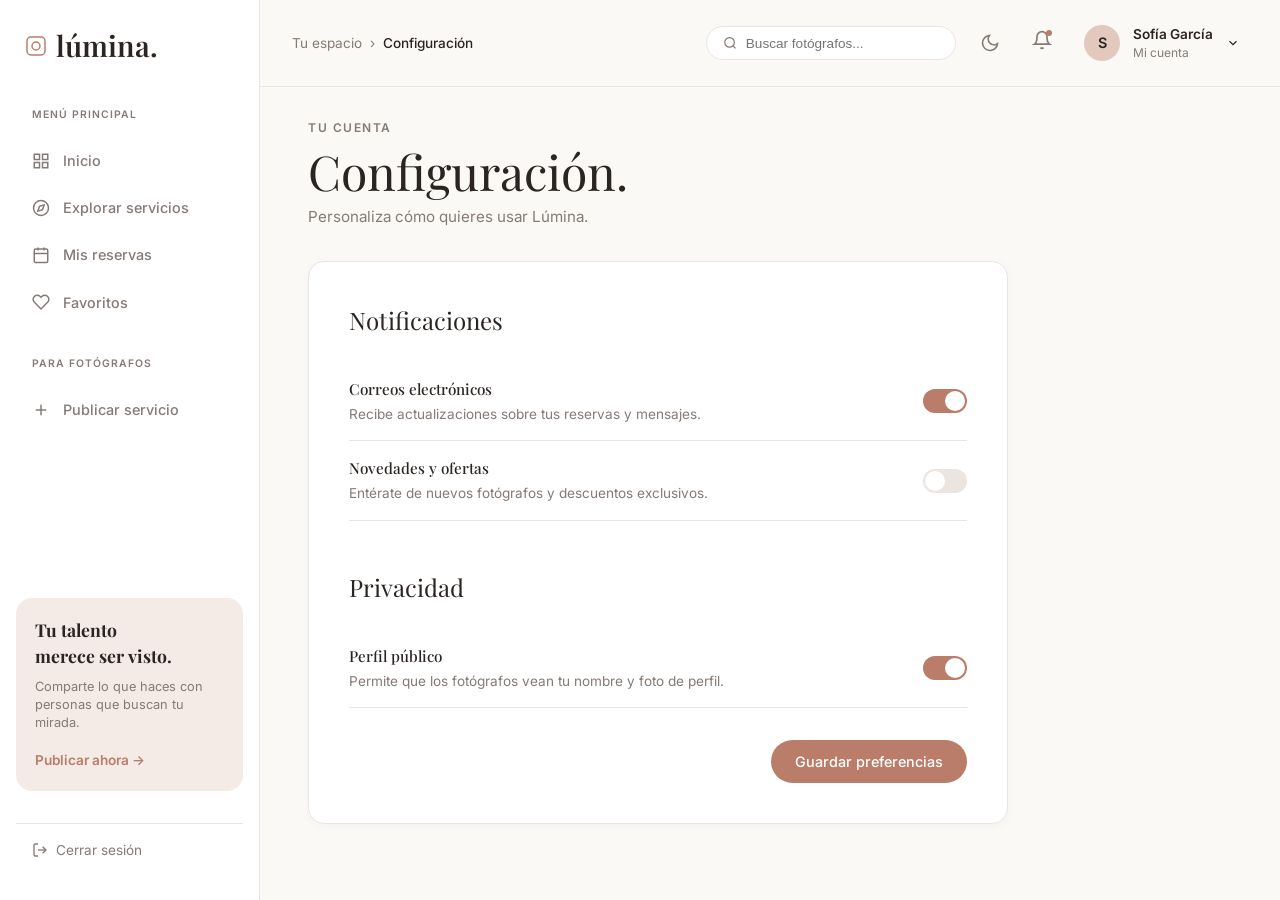
<file: ajustes.html>
<!DOCTYPE html>
<html lang="es">
<head>
  <meta charset="UTF-8">
  <meta name="viewport" content="width=device-width, initial-scale=1.0">
  <meta name="description" content="Preferencias de notificaciones y privacidad.">
  <title>Configuración | Lúmina</title>
  <link rel="stylesheet" href="css/styles.css">
  <link rel="icon" href="favicon.svg" type="image/svg+xml">
  <style>
    .switch-group {
      display: flex;
      justify-content: space-between;
      align-items: center;
      padding: 1rem 0;
      border-bottom: 1px solid var(--color-border);
    }
    .switch-group:last-child { border-bottom: none; }
    .switch-group h3 { font-size: 0.95rem; font-weight: 500; margin-bottom: 0.2rem; }
    .switch-group p { font-size: 0.85rem; color: var(--color-text-muted); }
    
    /* Estilo para el toggle (interruptor) */
    .toggle {
      appearance: none;
      width: 44px;
      height: 24px;
      background: var(--color-border);
      border-radius: 12px;
      position: relative;
      cursor: pointer;
      transition: background 0.3s;
    }
    .toggle::after {
      content: '';
      position: absolute;
      top: 2px;
      left: 2px;
      width: 20px;
      height: 20px;
      background: white;
      border-radius: 50%;
      transition: transform 0.3s;
    }
    .toggle:checked { background: var(--color-primary); }
    .toggle:checked::after { transform: translateX(20px); }
  </style>
</head>
<body>
  <input type="checkbox" id="theme-toggle" aria-label="Cambiar entre tema claro y oscuro">
  <div class="app-layout">
    
    <!-- SIDEBAR IZQUIERDO -->
    <aside class="sidebar">
      <a href="index.html" class="sidebar__logo">
        <svg width="24" height="24" viewBox="0 0 24 24" fill="none" stroke="currentColor" stroke-width="1.5" stroke-linecap="round" stroke-linejoin="round" style="color: var(--color-primary);"><rect x="3" y="3" width="18" height="18" rx="4" ry="4"></rect><circle cx="12" cy="12" r="4"></circle></svg>
        lúmina.
      </a>
      <div class="sidebar__section-title">MENÚ PRINCIPAL</div>
      <nav class="sidebar__nav">
        <a href="index.html"><svg width="18" height="18" viewBox="0 0 24 24" fill="none" stroke="currentColor" stroke-width="2"><rect x="3" y="3" width="7" height="7"></rect><rect x="14" y="3" width="7" height="7"></rect><rect x="14" y="14" width="7" height="7"></rect><rect x="3" y="14" width="7" height="7"></rect></svg>Inicio</a>
        <a href="explorar.html"><svg width="18" height="18" viewBox="0 0 24 24" fill="none" stroke="currentColor" stroke-width="2"><circle cx="12" cy="12" r="10"></circle><polygon points="16.24 7.76 14.12 14.12 7.76 16.24 9.88 9.88 16.24 7.76"></polygon></svg>Explorar servicios</a>
        <a href="reservas.html"><svg width="18" height="18" viewBox="0 0 24 24" fill="none" stroke="currentColor" stroke-width="2"><rect x="3" y="4" width="18" height="18" rx="2" ry="2"></rect><line x1="16" y1="2" x2="16" y2="6"></line><line x1="8" y1="2" x2="8" y2="6"></line><line x1="3" y1="10" x2="21" y2="10"></line></svg>Mis reservas</a>
        <a href="favoritos.html"><svg width="18" height="18" viewBox="0 0 24 24" fill="none" stroke="currentColor" stroke-width="2"><path d="M20.84 4.61a5.5 5.5 0 0 0-7.78 0L12 5.67l-1.06-1.06a5.5 5.5 0 0 0-7.78 7.78l1.06 1.06L12 21.23l7.78-7.78 1.06-1.06a5.5 5.5 0 0 0 0-7.78z"></path></svg>Favoritos</a>
      </nav>
      <div class="sidebar__section-title">PARA FOTÓGRAFOS</div>
      <nav class="sidebar__nav">
        <a href="crear.html"><svg width="18" height="18" viewBox="0 0 24 24" fill="none" stroke="currentColor" stroke-width="2"><line x1="12" y1="5" x2="12" y2="19"></line><line x1="5" y1="12" x2="19" y2="12"></line></svg>Publicar servicio</a>
      </nav>
      <div class="sidebar__promo">
        <h4>Tu talento<br>merece ser visto.</h4>
        <p>Comparte lo que haces con personas que buscan tu mirada.</p>
        <a href="crear.html">Publicar ahora →</a>
      </div>
      <a href="login.html" class="sidebar__logout"><svg width="16" height="16" viewBox="0 0 24 24" fill="none" stroke="currentColor" stroke-width="2"><path d="M9 21H5a2 2 0 0 1-2-2V5a2 2 0 0 1 2-2h4"></path><polyline points="16 17 21 12 16 7"></polyline><line x1="21" y1="12" x2="9" y2="12"></line></svg>Cerrar sesión</a>
    </aside>

    <!-- CONTENIDO DERECHO -->
    <div class="main-wrapper">
      
      <!-- TOPBAR -->
      <header class="topbar">
        <div class="breadcrumbs">
          Tu espacio <span>›</span> <strong>Configuración</strong>
        </div>
        <div class="topbar__actions">
          <div class="search-bar">
            <svg width="16" height="16" viewBox="0 0 24 24" fill="none" stroke="currentColor" stroke-width="2"><circle cx="11" cy="11" r="8"></circle><line x1="21" y1="21" x2="16.65" y2="16.65"></line></svg>
            <input type="text" placeholder="Buscar fotógrafos...">
          </div>
          <label for="theme-toggle" class="icon-btn theme-btn" title="Cambiar tema claro/oscuro" style="margin-right: 0.5rem; cursor: pointer;">
            <svg class="theme-icon--moon" width="20" height="20" viewBox="0 0 24 24" fill="none" stroke="currentColor" stroke-width="2">
              <path d="M21 12.79A9 9 0 1 1 11.21 3 7 7 0 0 0 21 12.79z"></path>
            </svg>
            <svg class="theme-icon--sun" width="20" height="20" viewBox="0 0 24 24" fill="none" stroke="currentColor" stroke-width="2">
              <circle cx="12" cy="12" r="4"></circle>
              <path d="M12 2v2M12 20v2M4.93 4.93l1.41 1.41M17.66 17.66l1.41 1.41M2 12h2M20 12h2M4.93 19.07l1.41-1.41M17.66 6.34l1.41-1.41"></path>
            </svg>
          </label>

          <a href="notificaciones.html" class="icon-btn" title="Notificaciones" style="text-decoration: none;">
            <svg width="20" height="20" viewBox="0 0 24 24" fill="none" stroke="currentColor" stroke-width="2"><path d="M18 8A6 6 0 0 0 6 8c0 7-3 9-3 9h18s-3-2-3-9"></path><path d="M13.73 21a2 2 0 0 1-3.46 0"></path></svg>
          </a>
          <div class="user-profile-wrapper">
            <input type="checkbox" id="user-menu-toggle" class="user-dropdown-toggle">
            <label for="user-menu-toggle" class="user-profile-btn">
              <span class="user-avatar">S</span>
              <span class="user-info">
                <span class="user-name">Sofía García</span>
                <span class="user-role">Mi cuenta</span>
              </span>
              <svg width="14" height="14" viewBox="0 0 24 24" fill="none" stroke="currentColor" stroke-width="2"><polyline points="6 9 12 15 18 9"></polyline></svg>
            </label>
            <div class="user-dropdown">
              <a href="perfil.html">Mi perfil</a>
              <a href="ajustes.html" style="color: var(--color-primary); font-weight: 600;">Configuración</a>
              <a href="ayuda.html">Ayuda</a>
              <hr>
              <a href="login.html" style="color: var(--color-primary); font-weight: 600;">Cerrar sesión</a>
            </div>
          </div>
        </div>
      </header>

      <!-- MAIN CONTENT -->
      <main class="content-area">
        <header class="page-header">
          <div class="page-header__subtitle">TU CUENTA</div>
          <h1>Configuración.</h1>
          <p>Personaliza cómo quieres usar Lúmina.</p>
        </header>

        <div class="form-container" style="max-width: 700px;">
          <h2 style="font-family: var(--font-serif); font-size: 1.5rem; margin-bottom: 1.5rem;">Notificaciones</h2>
          
          <div class="switch-group">
            <div>
              <h3>Correos electrónicos</h3>
              <p>Recibe actualizaciones sobre tus reservas y mensajes.</p>
            </div>
            <input type="checkbox" class="toggle" checked>
          </div>

          <div class="switch-group">
            <div>
              <h3>Novedades y ofertas</h3>
              <p>Entérate de nuevos fotógrafos y descuentos exclusivos.</p>
            </div>
            <input type="checkbox" class="toggle">
          </div>

          <h2 style="font-family: var(--font-serif); font-size: 1.5rem; margin-top: 3rem; margin-bottom: 1.5rem;">Privacidad</h2>
          
          <div class="switch-group">
            <div>
              <h3>Perfil público</h3>
              <p>Permite que los fotógrafos vean tu nombre y foto de perfil.</p>
            </div>
            <input type="checkbox" class="toggle" checked>
          </div>

          <div style="margin-top: 2rem; text-align: right;">
            <button type="button" class="btn btn--primary">Guardar preferencias</button>
          </div>
        </div>
      </main>
    </div>
  </div>
  <script src="js/ui.js"></script>
</body>
</html>
</file>
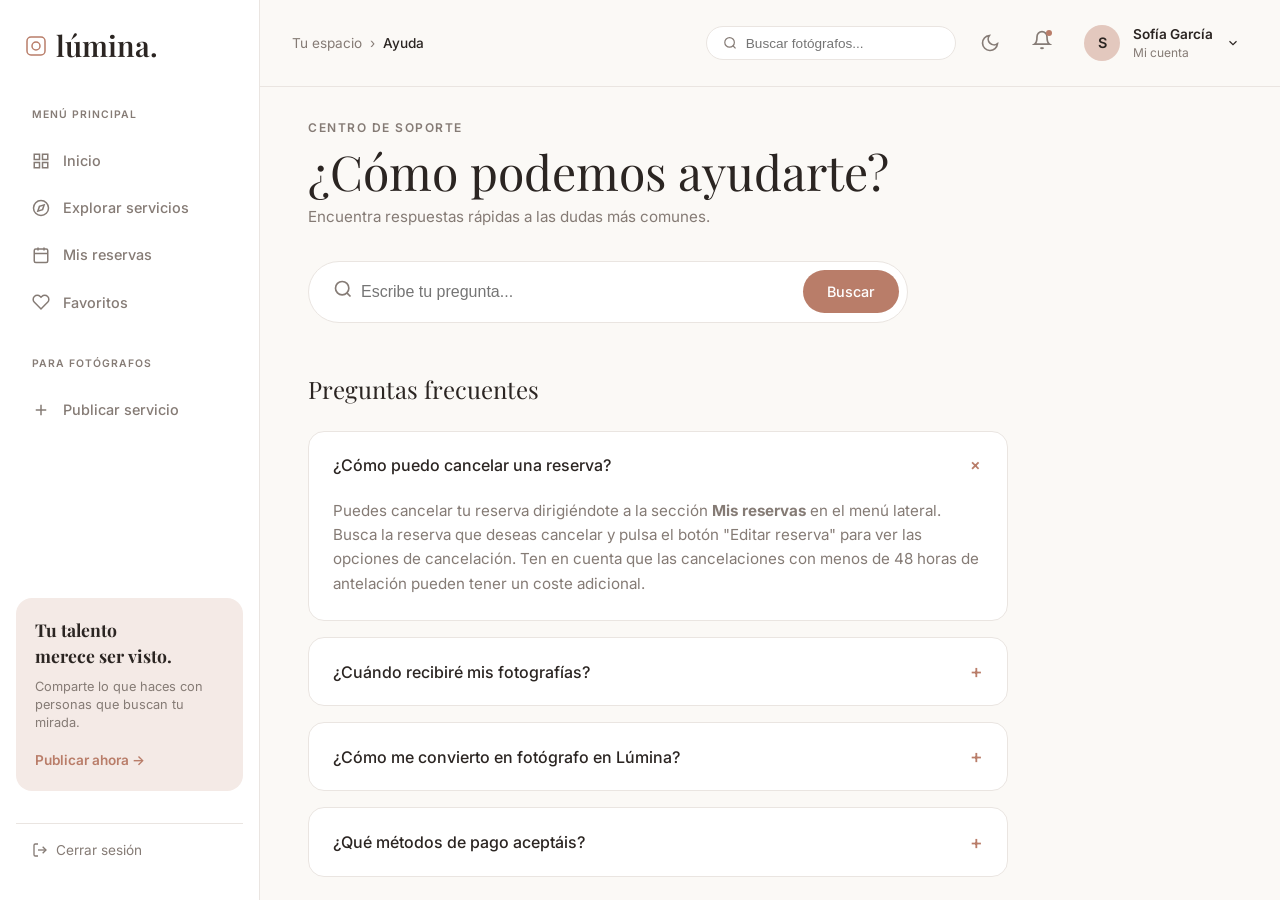
<file: ayuda.html>
<!DOCTYPE html>
<html lang="es">
<head>
  <meta charset="UTF-8">
  <meta name="viewport" content="width=device-width, initial-scale=1.0">
  <meta name="description" content="Preguntas frecuentes y soporte de Lúmina.">
  <title>Ayuda | Lúmina</title>
  <link rel="stylesheet" href="css/styles.css">
  <link rel="icon" href="favicon.svg" type="image/svg+xml">
  <style>
    .faq-item {
      background: var(--color-surface);
      border: 1px solid var(--color-border);
      border-radius: var(--radius-md);
      margin-bottom: 1rem;
      overflow: hidden;
    }
    .faq-item summary {
      padding: 1.2rem 1.5rem;
      font-weight: 500;
      cursor: pointer;
      list-style: none; /* Quita la flecha por defecto */
      display: flex;
      justify-content: space-between;
      align-items: center;
    }
    .faq-item summary::-webkit-details-marker { display: none; }
    .faq-item summary::after {
      content: '+';
      font-size: 1.2rem;
      color: var(--color-primary);
      transition: transform 0.3s;
    }
    .faq-item[open] summary::after {
      transform: rotate(45deg);
    }
    .faq-content {
      padding: 0 1.5rem 1.5rem 1.5rem;
      color: var(--color-text-muted);
      font-size: 0.95rem;
      line-height: 1.6;
    }
  </style>
</head>
<body>
  <input type="checkbox" id="theme-toggle" aria-label="Cambiar entre tema claro y oscuro">
  <div class="app-layout">
    
    <!-- SIDEBAR IZQUIERDO -->
    <aside class="sidebar">
      <a href="index.html" class="sidebar__logo">
        <svg width="24" height="24" viewBox="0 0 24 24" fill="none" stroke="currentColor" stroke-width="1.5" stroke-linecap="round" stroke-linejoin="round" style="color: var(--color-primary);"><rect x="3" y="3" width="18" height="18" rx="4" ry="4"></rect><circle cx="12" cy="12" r="4"></circle></svg>
        lúmina.
      </a>
      <div class="sidebar__section-title">MENÚ PRINCIPAL</div>
      <nav class="sidebar__nav">
        <a href="index.html"><svg width="18" height="18" viewBox="0 0 24 24" fill="none" stroke="currentColor" stroke-width="2"><rect x="3" y="3" width="7" height="7"></rect><rect x="14" y="3" width="7" height="7"></rect><rect x="14" y="14" width="7" height="7"></rect><rect x="3" y="14" width="7" height="7"></rect></svg>Inicio</a>
        <a href="explorar.html"><svg width="18" height="18" viewBox="0 0 24 24" fill="none" stroke="currentColor" stroke-width="2"><circle cx="12" cy="12" r="10"></circle><polygon points="16.24 7.76 14.12 14.12 7.76 16.24 9.88 9.88 16.24 7.76"></polygon></svg>Explorar servicios</a>
        <a href="reservas.html"><svg width="18" height="18" viewBox="0 0 24 24" fill="none" stroke="currentColor" stroke-width="2"><rect x="3" y="4" width="18" height="18" rx="2" ry="2"></rect><line x1="16" y1="2" x2="16" y2="6"></line><line x1="8" y1="2" x2="8" y2="6"></line><line x1="3" y1="10" x2="21" y2="10"></line></svg>Mis reservas</a>
        <a href="favoritos.html"><svg width="18" height="18" viewBox="0 0 24 24" fill="none" stroke="currentColor" stroke-width="2"><path d="M20.84 4.61a5.5 5.5 0 0 0-7.78 0L12 5.67l-1.06-1.06a5.5 5.5 0 0 0-7.78 7.78l1.06 1.06L12 21.23l7.78-7.78 1.06-1.06a5.5 5.5 0 0 0 0-7.78z"></path></svg>Favoritos</a>
      </nav>
      <div class="sidebar__section-title">PARA FOTÓGRAFOS</div>
      <nav class="sidebar__nav">
        <a href="crear.html"><svg width="18" height="18" viewBox="0 0 24 24" fill="none" stroke="currentColor" stroke-width="2"><line x1="12" y1="5" x2="12" y2="19"></line><line x1="5" y1="12" x2="19" y2="12"></line></svg>Publicar servicio</a>
      </nav>
      <div class="sidebar__promo">
        <h4>Tu talento<br>merece ser visto.</h4>
        <p>Comparte lo que haces con personas que buscan tu mirada.</p>
        <a href="crear.html">Publicar ahora →</a>
      </div>
      <a href="login.html" class="sidebar__logout"><svg width="16" height="16" viewBox="0 0 24 24" fill="none" stroke="currentColor" stroke-width="2"><path d="M9 21H5a2 2 0 0 1-2-2V5a2 2 0 0 1 2-2h4"></path><polyline points="16 17 21 12 16 7"></polyline><line x1="21" y1="12" x2="9" y2="12"></line></svg>Cerrar sesión</a>
    </aside>

    <!-- CONTENIDO DERECHO -->
    <div class="main-wrapper">
      
      <!-- TOPBAR -->
      <header class="topbar">
        <div class="breadcrumbs">
          Tu espacio <span>›</span> <strong>Ayuda</strong>
        </div>
        <div class="topbar__actions">
          <div class="search-bar">
            <svg width="16" height="16" viewBox="0 0 24 24" fill="none" stroke="currentColor" stroke-width="2"><circle cx="11" cy="11" r="8"></circle><line x1="21" y1="21" x2="16.65" y2="16.65"></line></svg>
            <input type="text" placeholder="Buscar fotógrafos...">
          </div>
          <label for="theme-toggle" class="icon-btn theme-btn" title="Cambiar tema claro/oscuro" style="margin-right: 0.5rem; cursor: pointer;">
            <svg class="theme-icon--moon" width="20" height="20" viewBox="0 0 24 24" fill="none" stroke="currentColor" stroke-width="2">
              <path d="M21 12.79A9 9 0 1 1 11.21 3 7 7 0 0 0 21 12.79z"></path>
            </svg>
            <svg class="theme-icon--sun" width="20" height="20" viewBox="0 0 24 24" fill="none" stroke="currentColor" stroke-width="2">
              <circle cx="12" cy="12" r="4"></circle>
              <path d="M12 2v2M12 20v2M4.93 4.93l1.41 1.41M17.66 17.66l1.41 1.41M2 12h2M20 12h2M4.93 19.07l1.41-1.41M17.66 6.34l1.41-1.41"></path>
            </svg>
          </label>

          <a href="notificaciones.html" class="icon-btn" title="Notificaciones" style="text-decoration: none;">
            <svg width="20" height="20" viewBox="0 0 24 24" fill="none" stroke="currentColor" stroke-width="2"><path d="M18 8A6 6 0 0 0 6 8c0 7-3 9-3 9h18s-3-2-3-9"></path><path d="M13.73 21a2 2 0 0 1-3.46 0"></path></svg>
          </a>
          <div class="user-profile-wrapper">
            <input type="checkbox" id="user-menu-toggle" class="user-dropdown-toggle">
            <label for="user-menu-toggle" class="user-profile-btn">
              <span class="user-avatar">S</span>
              <span class="user-info">
                <span class="user-name">Sofía García</span>
                <span class="user-role">Mi cuenta</span>
              </span>
              <svg width="14" height="14" viewBox="0 0 24 24" fill="none" stroke="currentColor" stroke-width="2"><polyline points="6 9 12 15 18 9"></polyline></svg>
            </label>
            <div class="user-dropdown">
              <a href="perfil.html">Mi perfil</a>
              <a href="ajustes.html">Configuración</a>
              <a href="ayuda.html" style="color: var(--color-primary); font-weight: 600;">Ayuda</a>
              <hr>
              <a href="login.html" style="color: var(--color-primary); font-weight: 600;">Cerrar sesión</a>
            </div>
          </div>
        </div>
      </header>

      <!-- MAIN CONTENT -->
      <main class="content-area">
        <header class="page-header">
          <div class="page-header__subtitle">CENTRO DE SOPORTE</div>
          <h1>¿Cómo podemos ayudarte?</h1>
          <p>Encuentra respuestas rápidas a las dudas más comunes.</p>
        </header>

        <!-- Buscador de ayuda -->
        <div style="background: var(--color-surface); padding: 0.5rem; border-radius: var(--radius-full); display: flex; gap: 0.5rem; margin-bottom: 3rem; border: 1px solid var(--color-border); align-items: center; max-width: 600px;">
          <div style="padding-left: 1rem; color: var(--color-text-muted);">
            <svg width="20" height="20" viewBox="0 0 24 24" fill="none" stroke="currentColor" stroke-width="2"><circle cx="11" cy="11" r="8"></circle><line x1="21" y1="21" x2="16.65" y2="16.65"></line></svg>
          </div>
          <input type="text" placeholder="Escribe tu pregunta..." style="border:none; background:transparent; flex:1; outline:none; font-size: 1rem; padding: 0.8rem 0;">
          <button class="btn btn--primary">Buscar</button>
        </div>

        <!-- Preguntas Frecuentes (Acordeón nativo HTML5) -->
        <div style="max-width: 700px;">
          <h2 style="font-family: var(--font-serif); font-size: 1.5rem; margin-bottom: 1.5rem;">Preguntas frecuentes</h2>

          <details class="faq-item" open>
            <summary>¿Cómo puedo cancelar una reserva?</summary>
            <div class="faq-content">
              Puedes cancelar tu reserva dirigiéndote a la sección <strong>Mis reservas</strong> en el menú lateral. Busca la reserva que deseas cancelar y pulsa el botón "Editar reserva" para ver las opciones de cancelación. Ten en cuenta que las cancelaciones con menos de 48 horas de antelación pueden tener un coste adicional.
            </div>
          </details>

          <details class="faq-item">
            <summary>¿Cuándo recibiré mis fotografías?</summary>
            <div class="faq-content">
              El tiempo de entrega depende de cada fotógrafo y del tipo de servicio. Por lo general, suelen entregarse en un plazo de 48 horas a 2 semanas. El fotógrafo te indicará el plazo exacto al confirmar la reserva.
            </div>
          </details>

          <details class="faq-item">
            <summary>¿Cómo me convierto en fotógrafo en Lúmina?</summary>
            <div class="faq-content">
              ¡Nos encanta que quieras unirte! Solo tienes que pulsar en <strong>"Publicar servicio"</strong> en el menú lateral, rellenar los datos de tu propuesta y publicarla. Nuestro equipo revisará tu perfil para asegurar que cumple con los estándares de calidad de la plataforma.
            </div>
          </details>

          <details class="faq-item">
            <summary>¿Qué métodos de pago aceptáis?</summary>
            <div class="faq-content">
              Aceptamos tarjetas de crédito y débito (Visa, Mastercard, American Express), así como pagos a través de PayPal y Apple Pay.
            </div>
          </details>
        </div>
      </main>
    </div>
  </div>
  <script src="js/ui.js"></script>
</body>
</html>
</file>
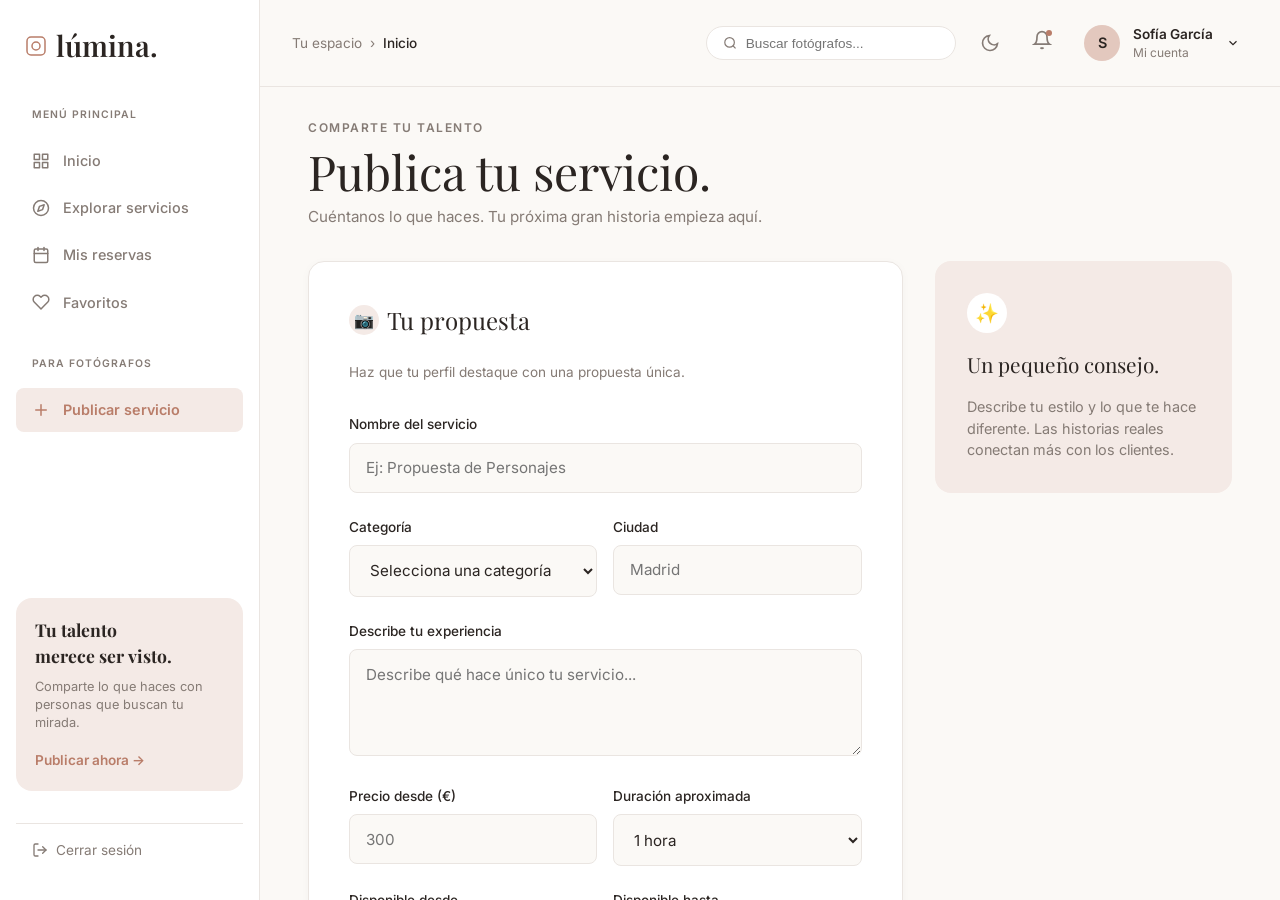
<file: crear.html>
<!DOCTYPE html>
<html lang="es">
<head>
  <meta charset="UTF-8">
  <meta name="viewport" content="width=device-width, initial-scale=1.0">
  <meta name="description" content="Publica tu servicio como fotógrafo en Lúmina.">
  <title>Publicar Servicio | Lúmina</title>
  <link rel="stylesheet" href="css/styles.css">
  <link rel="icon" href="favicon.svg" type="image/svg+xml">
</head>
<body>
  <input type="checkbox" id="theme-toggle" aria-label="Cambiar entre tema claro y oscuro">
  <div class="app-layout">
    
    <!-- SIDEBAR IZQUIERDO -->
    <aside class="sidebar">
      <a href="index.html" class="sidebar__logo">
        <svg width="24" height="24" viewBox="0 0 24 24" fill="none" stroke="currentColor" stroke-width="1.5" stroke-linecap="round" stroke-linejoin="round" style="color: var(--color-primary);"><rect x="3" y="3" width="18" height="18" rx="4" ry="4"></rect><circle cx="12" cy="12" r="4"></circle></svg>
        lúmina.
      </a>

      <div class="sidebar__section-title">MENÚ PRINCIPAL</div>
      <nav class="sidebar__nav">
        <a href="index.html">
          <svg width="18" height="18" viewBox="0 0 24 24" fill="none" stroke="currentColor" stroke-width="2" stroke-linecap="round" stroke-linejoin="round"><rect x="3" y="3" width="7" height="7"></rect><rect x="14" y="3" width="7" height="7"></rect><rect x="14" y="14" width="7" height="7"></rect><rect x="3" y="14" width="7" height="7"></rect></svg>
          Inicio
        </a>
        <a href="explorar.html">
          <svg width="18" height="18" viewBox="0 0 24 24" fill="none" stroke="currentColor" stroke-width="2" stroke-linecap="round" stroke-linejoin="round"><circle cx="12" cy="12" r="10"></circle><polygon points="16.24 7.76 14.12 14.12 7.76 16.24 9.88 9.88 16.24 7.76"></polygon></svg>
          Explorar servicios
        </a>
        <a href="reservas.html">
          <svg width="18" height="18" viewBox="0 0 24 24" fill="none" stroke="currentColor" stroke-width="2" stroke-linecap="round" stroke-linejoin="round"><rect x="3" y="4" width="18" height="18" rx="2" ry="2"></rect><line x1="16" y1="2" x2="16" y2="6"></line><line x1="8" y1="2" x2="8" y2="6"></line><line x1="3" y1="10" x2="21" y2="10"></line></svg>
          Mis reservas
        </a>
        <a href="favoritos.html">
          <svg width="18" height="18" viewBox="0 0 24 24" fill="none" stroke="currentColor" stroke-width="2" stroke-linecap="round" stroke-linejoin="round"><path d="M20.84 4.61a5.5 5.5 0 0 0-7.78 0L12 5.67l-1.06-1.06a5.5 5.5 0 0 0-7.78 7.78l1.06 1.06L12 21.23l7.78-7.78 1.06-1.06a5.5 5.5 0 0 0 0-7.78z"></path></svg>
          Favoritos
        </a>
      </nav>

      <div class="sidebar__section-title">PARA FOTÓGRAFOS</div>
      <nav class="sidebar__nav">
        <a href="crear.html" class="active">
          <svg width="18" height="18" viewBox="0 0 24 24" fill="none" stroke="currentColor" stroke-width="2" stroke-linecap="round" stroke-linejoin="round"><line x1="12" y1="5" x2="12" y2="19"></line><line x1="5" y1="12" x2="19" y2="12"></line></svg>
          Publicar servicio
        </a>
      </nav>

      <div class="sidebar__promo">
        <h4>Tu talento<br>merece ser visto.</h4>
        <p>Comparte lo que haces con personas que buscan tu mirada.</p>
        <a href="crear.html">Publicar ahora →</a>
      </div>

      <a href="login.html" class="sidebar__logout">
        <svg width="16" height="16" viewBox="0 0 24 24" fill="none" stroke="currentColor" stroke-width="2" stroke-linecap="round" stroke-linejoin="round"><path d="M9 21H5a2 2 0 0 1-2-2V5a2 2 0 0 1 2-2h4"></path><polyline points="16 17 21 12 16 7"></polyline><line x1="21" y1="12" x2="9" y2="12"></line></svg>
        Cerrar sesión
      </a>
    </aside>

    <!-- CONTENIDO DERECHO -->
    <div class="main-wrapper">
      
            <!-- TOPBAR ACTUALIZADA -->
      <header class="topbar">
        <div class="breadcrumbs">
          Tu espacio <span>›</span> <strong>Inicio</strong> <!-- Cambia "Inicio" por el nombre de la página actual -->
        </div>
        <div class="topbar__actions">
          <div class="search-bar">
            <svg width="16" height="16" viewBox="0 0 24 24" fill="none" stroke="currentColor" stroke-width="2"><circle cx="11" cy="11" r="8"></circle><line x1="21" y1="21" x2="16.65" y2="16.65"></line></svg>
            <input type="text" placeholder="Buscar fotógrafos...">
          </div>
          
          <!-- ENLACE A NOTIFICACIONES -->
          <label for="theme-toggle" class="icon-btn theme-btn" title="Cambiar tema claro/oscuro" style="margin-right: 0.5rem; cursor: pointer;">
            <svg class="theme-icon--moon" width="20" height="20" viewBox="0 0 24 24" fill="none" stroke="currentColor" stroke-width="2">
              <path d="M21 12.79A9 9 0 1 1 11.21 3 7 7 0 0 0 21 12.79z"></path>
            </svg>
            <svg class="theme-icon--sun" width="20" height="20" viewBox="0 0 24 24" fill="none" stroke="currentColor" stroke-width="2">
              <circle cx="12" cy="12" r="4"></circle>
              <path d="M12 2v2M12 20v2M4.93 4.93l1.41 1.41M17.66 17.66l1.41 1.41M2 12h2M20 12h2M4.93 19.07l1.41-1.41M17.66 6.34l1.41-1.41"></path>
            </svg>
          </label>

          <a href="notificaciones.html" class="icon-btn" title="Notificaciones" style="text-decoration: none;">
            <svg width="20" height="20" viewBox="0 0 24 24" fill="none" stroke="currentColor" stroke-width="2"><path d="M18 8A6 6 0 0 0 6 8c0 7-3 9-3 9h18s-3-2-3-9"></path><path d="M13.73 21a2 2 0 0 1-3.46 0"></path></svg>
          </a>

          <!-- MENÚ DE USUARIO -->
          <div class="user-profile-wrapper">
            <input type="checkbox" id="user-menu-toggle" class="user-dropdown-toggle">
            <label for="user-menu-toggle" class="user-profile-btn">
              <span class="user-avatar">S</span>
              <span class="user-info">
                <span class="user-name">Sofía García</span>
                <span class="user-role">Mi cuenta</span>
              </span>
              <svg width="14" height="14" viewBox="0 0 24 24" fill="none" stroke="currentColor" stroke-width="2"><polyline points="6 9 12 15 18 9"></polyline></svg>
            </label>
            <div class="user-dropdown">
              <a href="perfil.html">Mi perfil</a>
              <a href="ajustes.html">Configuración</a>
              <a href="ayuda.html">Ayuda</a>
              <hr>
              <a href="login.html" style="color: var(--color-primary); font-weight: 600;">Cerrar sesión</a>
            </div>
          </div>
        </div>
      </header>

      <!-- MAIN CONTENT -->
      <main class="content-area">
        <header class="page-header">
          <div class="page-header__subtitle">COMPARTE TU TALENTO</div>
          <h1>Publica tu servicio.</h1>
          <p>Cuéntanos lo que haces. Tu próxima gran historia empieza aquí.</p>
        </header>

        <!-- Grid de 2 columnas para el formulario y el consejo -->
        <div style="display: grid; grid-template-columns: 2fr 1fr; gap: 2rem; align-items: start;">
          
          <!-- Formulario -->
          <section class="form-container">
            <h2 style="font-family: var(--font-serif); font-size: 1.5rem; margin-bottom: 1.5rem; display: flex; align-items: center; gap: 0.5rem;">
              <span style="background: var(--color-badge-bg); color: var(--color-primary); width: 30px; height: 30px; border-radius: 50%; display: inline-flex; justify-content: center; align-items: center; font-size: 1rem;">📷</span>
              Tu propuesta
            </h2>
            <p style="font-size: 0.85rem; color: var(--color-text-muted); margin-bottom: 2rem;">Haz que tu perfil destaque con una propuesta única.</p>
            
            <form id="crear-form" action="index.html" novalidate>
              <div class="form-summary" role="alert" hidden></div>
              <div class="form-group">
                <label for="srv-nombre">Nombre del servicio</label>
                <input type="text" id="srv-nombre" class="form-control" placeholder="Ej: Propuesta de Personajes" data-rules="required|minlength:5|maxlength:60">
              </div>

              <div class="form-row-2">
                <div class="form-group">
                  <label for="srv-categoria">Categoría</label>
                  <select id="srv-categoria" class="form-control" data-rules="required">
                    <option value="">Selecciona una categoría</option>
                    <option>Bodas</option>
                    <option>Retratos</option>
                    <option>Familia</option>
                    <option>Editorial</option>
                  </select>
                </div>
                <div class="form-group">
                  <label for="srv-ciudad">Ciudad</label>
                  <input type="text" id="srv-ciudad" class="form-control" placeholder="Madrid" data-rules="required|name|minlength:2">
                </div>
              </div>

              <div class="form-group">
                <label for="srv-desc">Describe tu experiencia</label>
                <textarea id="srv-desc" class="form-control" rows="4" placeholder="Describe qué hace único tu servicio..." data-rules="required|minlength:20|maxlength:500"></textarea>
              </div>

              <div class="form-row-2">
                <div class="form-group">
                  <label for="srv-precio">Precio desde (€)</label>
                  <input type="number" id="srv-precio" class="form-control" placeholder="300" data-rules="required|min:20|max:5000">
                </div>
                <div class="form-group">
                  <label for="srv-duracion">Duración aproximada</label>
                  <select id="srv-duracion" class="form-control">
                    <option>1 hora</option>
                    <option>2 horas</option>
                    <option>Jornada completa</option>
                  </select>
                </div>
              </div>

              <div class="form-row-2">
                <div class="form-group">
                  <label for="srv-desde">Disponible desde</label>
                  <input type="date" id="srv-desde" class="form-control" data-rules="required|date|future">
                </div>
                <div class="form-group">
                  <label for="srv-hasta">Disponible hasta</label>
                  <input type="date" id="srv-hasta" class="form-control" data-rules="required|date|future|after:#srv-desde">
                </div>
              </div>

              <button type="submit" class="btn btn--primary btn--block" style="margin-top: 1rem;">Publicar servicio →</button>
            </form>
          </section>

          <!-- Tarjeta de Consejo -->
          <aside style="background: var(--color-badge-bg); padding: 2rem; border-radius: var(--radius-md);">
            <div style="width: 40px; height: 40px; background: white; border-radius: 50%; display: grid; place-items: center; margin-bottom: 1rem; color: var(--color-primary); font-size: 1.2rem;">✨</div>
            <h3 style="font-family: var(--font-serif); font-size: 1.3rem; margin-bottom: 1rem; color: var(--color-text-main);">Un pequeño consejo.</h3>
            <p style="font-size: 0.9rem; color: var(--color-text-muted); line-height: 1.5;">Describe tu estilo y lo que te hace diferente. Las historias reales conectan más con los clientes.</p>
          </aside>

        </div>
      </main>
    </div>
  </div>
  <script src="js/ui.js"></script>
  <script src="js/validation.js"></script>
</body>
</html>
</file>
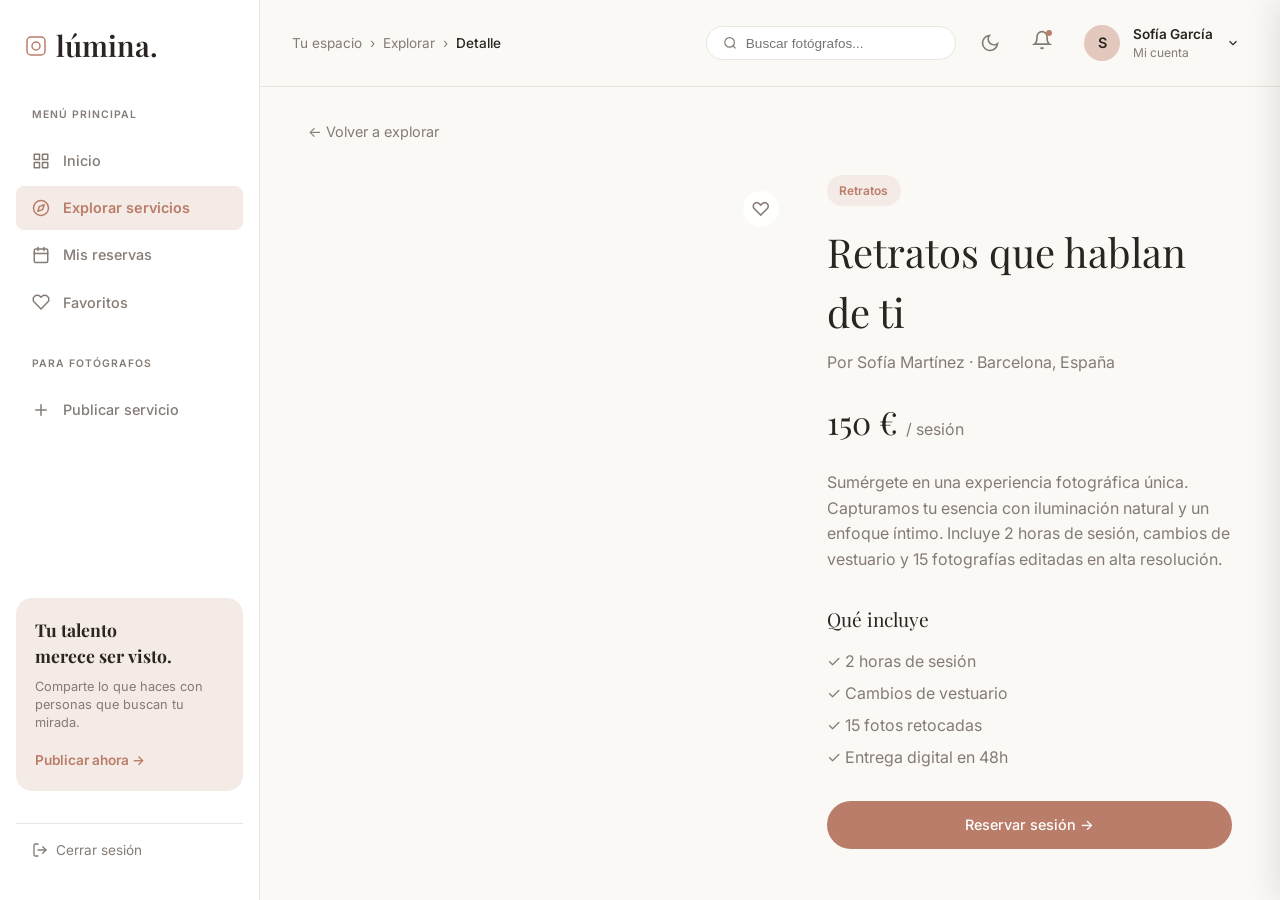
<file: detalle.html>
<!doctype html>
<html lang="es">

<head>
  <meta charset="UTF-8">
  <meta name="viewport" content="width=device-width, initial-scale=1.0">
  <meta name="description" content="Ficha del servicio y reserva con pago seguro.">
  <title>Detalle | Lúmina</title>
  <link rel="stylesheet" href="css/styles.css">
  <link rel="icon" href="favicon.svg" type="image/svg+xml">
  <style>
    .detail-layout { display: grid; grid-template-columns: 1fr; gap: 2rem; }
    .detail-img { position: relative; border-radius: var(--radius-md); height: 400px; background: url('https://images.unsplash.com/photo-1534528741775-53994a69daeb?q=80&w=1000&auto=format&fit=crop') center/cover; }
    @media (min-width: 768px) { .detail-layout { grid-template-columns: 1.2fr 1fr; } }
  </style>
</head>

<body>
  <input type="checkbox" id="theme-toggle" aria-label="Cambiar entre tema claro y oscuro">
  <div class="app-layout">
    <!-- SIDEBAR IZQUIERDO -->
    <aside class="sidebar">
      <a href="index.html" class="sidebar__logo">
        <svg width="24" height="24" viewBox="0 0 24 24" fill="none" stroke="currentColor" stroke-width="1.5"
          stroke-linecap="round" stroke-linejoin="round" style="color: var(--color-primary)">
          <rect x="3" y="3" width="18" height="18" rx="4" ry="4"></rect>
          <circle cx="12" cy="12" r="4"></circle>
        </svg>
        lúmina.
      </a>

      <div class="sidebar__section-title">MENÚ PRINCIPAL</div>
      <nav class="sidebar__nav">
        <a href="index.html">
          <svg width="18" height="18" viewBox="0 0 24 24" fill="none" stroke="currentColor" stroke-width="2"
            stroke-linecap="round" stroke-linejoin="round">
            <rect x="3" y="3" width="7" height="7"></rect>
            <rect x="14" y="3" width="7" height="7"></rect>
            <rect x="14" y="14" width="7" height="7"></rect>
            <rect x="3" y="14" width="7" height="7"></rect>
          </svg>
          Inicio
        </a>
        <a href="explorar.html" class="active">
          <svg width="18" height="18" viewBox="0 0 24 24" fill="none" stroke="currentColor" stroke-width="2"
            stroke-linecap="round" stroke-linejoin="round">
            <circle cx="12" cy="12" r="10"></circle>
            <polygon points="16.24 7.76 14.12 14.12 7.76 16.24 9.88 9.88 16.24 7.76"></polygon>
          </svg>
          Explorar servicios
        </a>
        <a href="reservas.html">
          <svg width="18" height="18" viewBox="0 0 24 24" fill="none" stroke="currentColor" stroke-width="2"
            stroke-linecap="round" stroke-linejoin="round">
            <rect x="3" y="4" width="18" height="18" rx="2" ry="2"></rect>
            <line x1="16" y1="2" x2="16" y2="6"></line>
            <line x1="8" y1="2" x2="8" y2="6"></line>
            <line x1="3" y1="10" x2="21" y2="10"></line>
          </svg>
          Mis reservas
        </a>
        <a href="favoritos.html">
          <svg width="18" height="18" viewBox="0 0 24 24" fill="none" stroke="currentColor" stroke-width="2"
            stroke-linecap="round" stroke-linejoin="round">
            <path
              d="M20.84 4.61a5.5 5.5 0 0 0-7.78 0L12 5.67l-1.06-1.06a5.5 5.5 0 0 0-7.78 7.78l1.06 1.06L12 21.23l7.78-7.78 1.06-1.06a5.5 5.5 0 0 0 0-7.78z">
            </path>
          </svg>
          Favoritos
        </a>
      </nav>

      <div class="sidebar__section-title">PARA FOTÓGRAFOS</div>
      <nav class="sidebar__nav">
        <a href="crear.html">
          <svg width="18" height="18" viewBox="0 0 24 24" fill="none" stroke="currentColor" stroke-width="2"
            stroke-linecap="round" stroke-linejoin="round">
            <line x1="12" y1="5" x2="12" y2="19"></line>
            <line x1="5" y1="12" x2="19" y2="12"></line>
          </svg>
          Publicar servicio
        </a>
      </nav>

      <div class="sidebar__promo">
        <h4>Tu talento<br>merece ser visto.</h4>
        <p>Comparte lo que haces con personas que buscan tu mirada.</p>
        <a href="crear.html">Publicar ahora →</a>
      </div>

      <a href="login.html" class="sidebar__logout">
        <svg width="16" height="16" viewBox="0 0 24 24" fill="none" stroke="currentColor" stroke-width="2"
          stroke-linecap="round" stroke-linejoin="round">
          <path d="M9 21H5a2 2 0 0 1-2-2V5a2 2 0 0 1 2-2h4"></path>
          <polyline points="16 17 21 12 16 7"></polyline>
          <line x1="21" y1="12" x2="9" y2="12"></line>
        </svg>
        Cerrar sesión
      </a>
    </aside>

    <!-- CONTENIDO DERECHO -->
    <div class="main-wrapper">
      <!-- TOPBAR ACTUALIZADA -->
      <header class="topbar">
        <div class="breadcrumbs">
          Tu espacio <span>›</span> <a href="explorar.html" style="color: inherit;">Explorar</a> <span>›</span> <strong>Detalle</strong>
        </div>
        <div class="topbar__actions">
          <div class="search-bar">
            <svg width="16" height="16" viewBox="0 0 24 24" fill="none" stroke="currentColor" stroke-width="2">
              <circle cx="11" cy="11" r="8"></circle>
              <line x1="21" y1="21" x2="16.65" y2="16.65"></line>
            </svg>
            <input type="text" placeholder="Buscar fotógrafos...">
          </div>

          <!-- ENLACE A NOTIFICACIONES -->
          <label for="theme-toggle" class="icon-btn theme-btn" title="Cambiar tema claro/oscuro" style="margin-right: 0.5rem; cursor: pointer;">
            <svg class="theme-icon--moon" width="20" height="20" viewBox="0 0 24 24" fill="none" stroke="currentColor" stroke-width="2">
              <path d="M21 12.79A9 9 0 1 1 11.21 3 7 7 0 0 0 21 12.79z"></path>
            </svg>
            <svg class="theme-icon--sun" width="20" height="20" viewBox="0 0 24 24" fill="none" stroke="currentColor" stroke-width="2">
              <circle cx="12" cy="12" r="4"></circle>
              <path d="M12 2v2M12 20v2M4.93 4.93l1.41 1.41M17.66 17.66l1.41 1.41M2 12h2M20 12h2M4.93 19.07l1.41-1.41M17.66 6.34l1.41-1.41"></path>
            </svg>
          </label>

          <a href="notificaciones.html" class="icon-btn" title="Notificaciones" style="text-decoration: none">
            <svg width="20" height="20" viewBox="0 0 24 24" fill="none" stroke="currentColor" stroke-width="2">
              <path d="M18 8A6 6 0 0 0 6 8c0 7-3 9-3 9h18s-3-2-3-9"></path>
              <path d="M13.73 21a2 2 0 0 1-3.46 0"></path>
            </svg>
          </a>

          <!-- MENÚ DE USUARIO -->
          <div class="user-profile-wrapper">
            <input type="checkbox" id="user-menu-toggle" class="user-dropdown-toggle">
            <label for="user-menu-toggle" class="user-profile-btn">
              <span class="user-avatar">S</span>
              <span class="user-info">
                <span class="user-name">Sofía García</span>
                <span class="user-role">Mi cuenta</span>
              </span>
              <svg width="14" height="14" viewBox="0 0 24 24" fill="none" stroke="currentColor" stroke-width="2">
                <polyline points="6 9 12 15 18 9"></polyline>
              </svg>
            </label>
            <div class="user-dropdown">
              <a href="perfil.html">Mi perfil</a>
              <a href="ajustes.html">Configuración</a>
              <a href="ayuda.html">Ayuda</a>
              <hr>
              <a href="login.html" style="color: var(--color-primary); font-weight: 600">Cerrar sesión</a>
            </div>
          </div>
        </div>
      </header>

      <!-- MAIN CONTENT -->
      <main class="content-area">
        <div style="margin-bottom: 2rem;">
          <a href="explorar.html" style="color: var(--color-text-muted); font-size: 0.9rem;">← Volver a explorar</a>
        </div>
        
        <div class="detail-layout">
          <div class="detail-img">
            <input type="checkbox" id="fav-retratos-sofia" class="fav-checkbox">
            <label for="fav-retratos-sofia" class="fav-label" title="Añadir a favoritos"></label>
          </div>
          <div>
            <span class="card__badge" style="position:static; display:inline-block; margin-bottom:1rem; background:var(--color-badge-bg); color:var(--color-primary);">Retratos</span>
            <h1 style="font-size: 2.5rem; margin-bottom: 0.5rem;">Retratos que hablan de ti</h1>
            <p style="color: var(--color-text-muted); margin-bottom: 1.5rem;">Por Sofía Martínez · Madrid, España</p>
            
            <h2 style="font-size: 2rem; margin-bottom: 1.5rem;">150 € <span style="font-size: 1rem; color: var(--color-text-muted); font-family: var(--font-sans); font-weight: 400;">/ sesión</span></h2>
            
            <p style="margin-bottom: 2rem; line-height: 1.6; color: var(--color-text-muted);">
              Sumérgete en una experiencia fotográfica única. Capturamos tu esencia con iluminación natural y un enfoque íntimo. Incluye 2 horas de sesión, cambios de vestuario y 15 fotografías editadas en alta resolución.
            </p>

            <h3 style="font-size: 1.2rem; margin-bottom: 1rem;">Qué incluye</h3>
            <ul style="margin-bottom: 2rem; color: var(--color-text-muted); display: flex; flex-direction: column; gap: 0.5rem;">
              <li>✓ 2 horas de sesión</li>
              <li>✓ Cambios de vestuario</li>
              <li>✓ 15 fotos retocadas</li>
              <li>✓ Entrega digital en 48h</li>
            </ul>

            <!-- NUEVO BOTÓN QUE ABRE EL PANEL DE PAGO -->
            <label for="open-checkout" class="btn btn--primary btn--block" style="cursor: pointer;">
              Reservar sesión →
            </label>
          </div>
        </div>
      </main>
    </div>
  </div>

  <!-- PANEL DE PAGO (CHECKOUT) -->
  <!-- El input va fuera del layout para que el overlay cubra toda la pantalla -->
  <input type="checkbox" id="open-checkout" class="checkout-toggle">
  
  <div class="checkout-overlay">
    <label for="open-checkout" style="position: absolute; inset: 0; cursor: pointer;"></label>
  </div>

  <div class="checkout-panel">
    <div class="checkout-header">
      <h2>Finalizar reserva</h2>
      <label for="open-checkout" class="checkout-close" style="cursor: pointer;">
        <svg width="24" height="24" viewBox="0 0 24 24" fill="none" stroke="currentColor" stroke-width="2"><line x1="18" y1="6" x2="6" y2="18"></line><line x1="6" y1="6" x2="18" y2="18"></line></svg>
      </label>
    </div>

    <div class="checkout-summary">
      <div class="checkout-summary-row">
        <span>Sesión de retratos (2h)</span>
        <span>150,00 €</span>
      </div>
      <div class="checkout-summary-row">
        <span>Fotógrafo: Sofía Martínez</span>
        <span>21 Oct, 2026</span>
      </div>
      <div class="checkout-summary-row">
        <span>Gastos de gestión</span>
        <span>5,00 €</span>
      </div>
      <div class="checkout-summary-row total">
        <span>Total a pagar</span>
        <span>155,00 €</span>
      </div>
    </div>

    <form id="checkout-form" class="checkout-form" action="pago-exitoso.html" novalidate>
      <div class="form-summary" role="alert" hidden></div>
      <h3 style="font-family: var(--font-serif); font-size: 1.2rem; margin-bottom: 1rem;">Método de pago</h3>
      
      <div class="form-group">
        <label for="pay-titular">Titular de la tarjeta</label>
        <input type="text" id="pay-titular" class="form-control" placeholder="Nombre completo" autocomplete="cc-name" data-rules="required|name|minlength:3">
      </div>
      <div class="form-group">
        <label for="pay-card">Número de tarjeta</label>
        <input type="text" id="pay-card" class="form-control" placeholder="0000 0000 0000 0000" inputmode="numeric" autocomplete="cc-number" maxlength="23" data-mask="card" data-rules="required|card">
      </div>
      <div class="form-row">
        <div class="form-group">
          <label for="pay-exp">Caducidad</label>
          <input type="text" id="pay-exp" class="form-control" placeholder="MM/AA" inputmode="numeric" autocomplete="cc-exp" maxlength="5" data-mask="expiry" data-rules="required|expiry">
        </div>
        <div class="form-group">
          <label for="pay-cvc">CVC</label>
          <input type="text" id="pay-cvc" class="form-control" placeholder="123" inputmode="numeric" autocomplete="cc-csc" maxlength="4" data-mask="digits" data-rules="required|cvc">
        </div>
      </div>

      <button type="submit" class="btn btn--primary btn--block" style="margin-top: 1.5rem;">
        Pagar 155,00 € y confirmar
      </button>
      <p style="text-align: center; font-size: 0.75rem; color: var(--color-text-muted); margin-top: 1rem; display: flex; align-items: center; justify-content: center; gap: 0.3rem;">
        <svg width="12" height="12" viewBox="0 0 24 24" fill="none" stroke="currentColor" stroke-width="2"><rect x="3" y="11" width="18" height="11" rx="2" ry="2"></rect><path d="M7 11V7a5 5 0 0 1 10 0v4"></path></svg>
        Pago 100% seguro y encriptado
      </p>
    </form>
  </div>
  <script src="js/mockData.js"></script>
  <script>
    /* Muestra el servicio pedido en la URL leyendo los datos de mockData.js.
       Acepta ?id=N (Dashboard) o ?servicio=categoria (enlaces de Explorar).
       Se usa textContent para que nada de la URL se interprete como HTML. */
    (function () {
      const params = new URLSearchParams(window.location.search);
      const id = Number(params.get('id'));
      const cat = (params.get('servicio') || '').toLowerCase();

      const s = SERVICIOS.find((x) => x.id === id)
        || SERVICIOS.find((x) => x.categoria.toLowerCase() === cat)
        || SERVICIOS.find((x) => x.id === 2); // Por defecto: Retratos

      const euros = (n) => n.toLocaleString('es-ES', { minimumFractionDigits: 2 }) + ' €';
      const GASTOS = 5;

      document.title = `${s.titulo} | Lúmina`;
      document.querySelector('.detail-layout .card__badge').textContent = s.categoria;
      document.querySelector('.detail-layout h1').textContent = s.titulo;
      document.querySelector('.detail-layout p').textContent = `Por ${s.fotografo} · ${s.ciudad}, España`;
      document.querySelector('.detail-layout h2').firstChild.textContent = `${s.precio} € `;
      document.querySelector('.detail-img').style.backgroundImage = `url("${s.imagen.replace(/w=\d+/, 'w=1000')}")`;

      const filas = document.querySelectorAll('.checkout-summary-row');
      filas[0].children[0].textContent = `Sesión de ${s.categoria.toLowerCase()}`;
      filas[0].children[1].textContent = euros(s.precio);
      filas[1].children[0].textContent = `Fotógrafo: ${s.fotografo}`;
      filas[2].children[1].textContent = euros(GASTOS);
      document.querySelector('.checkout-summary-row.total span:last-child').textContent = euros(s.precio + GASTOS);
      document.querySelector('.checkout-form button[type="submit"]').textContent = `Pagar ${euros(s.precio + GASTOS)} y confirmar`;
    })();
  </script>
  <script src="js/ui.js"></script>
  <script src="js/validation.js"></script>
</body>

</html>
</file>
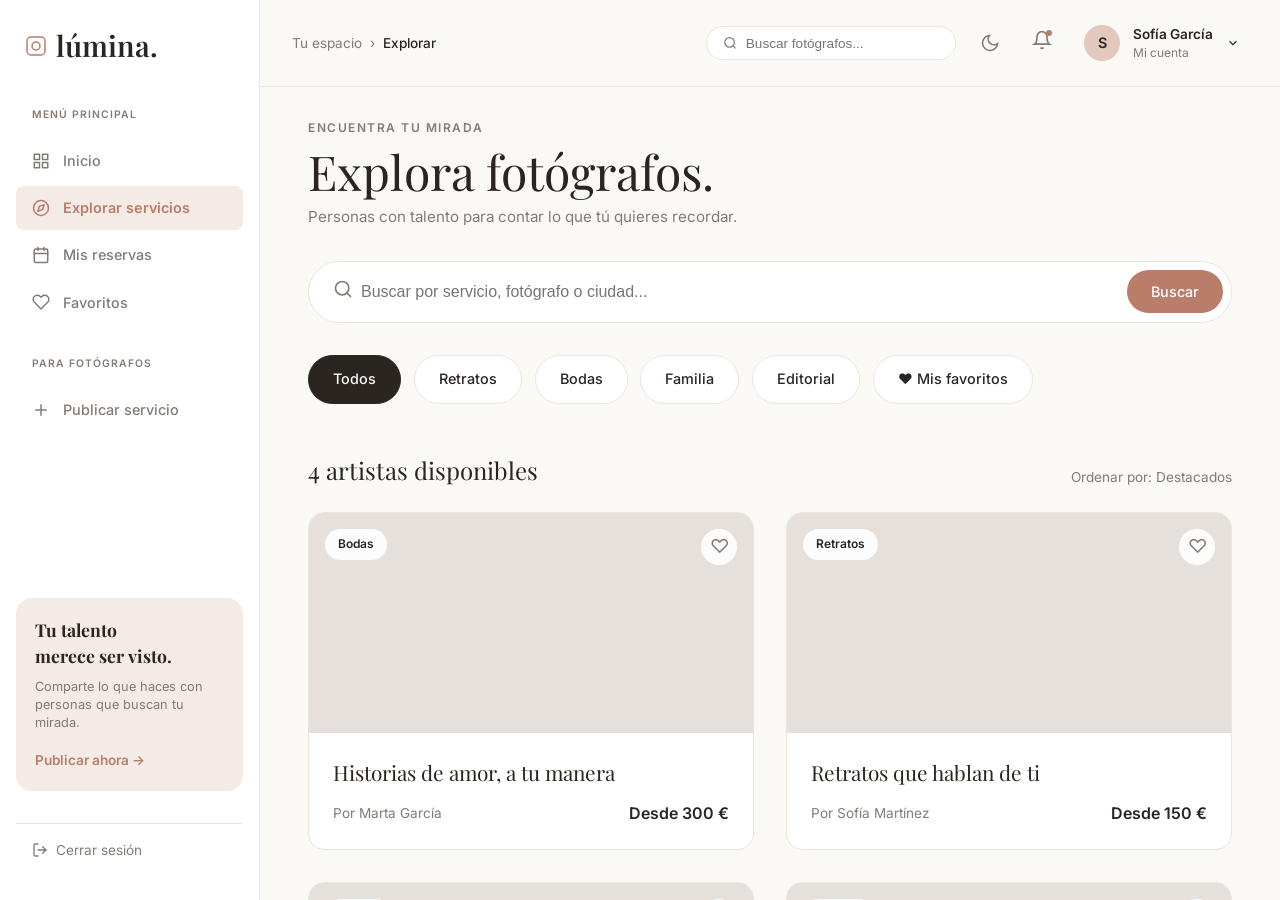
<file: explorar.html>
<!DOCTYPE html>
<html lang="es">
<head>
  <meta charset="UTF-8">
  <meta name="viewport" content="width=device-width, initial-scale=1.0">
  <meta name="description" content="Explora servicios de fotografía por categoría.">
  <title>Explorar | Lúmina</title>
  <link rel="stylesheet" href="css/styles.css">
  <link rel="icon" href="favicon.svg" type="image/svg+xml">
</head>
<body>
  <input type="checkbox" id="theme-toggle" aria-label="Cambiar entre tema claro y oscuro">
  <div class="app-layout">
    
    <!-- SIDEBAR IZQUIERDO -->
    <aside class="sidebar">
      <a href="index.html" class="sidebar__logo">
        <svg width="24" height="24" viewBox="0 0 24 24" fill="none" stroke="currentColor" stroke-width="1.5" stroke-linecap="round" stroke-linejoin="round" style="color: var(--color-primary);"><rect x="3" y="3" width="18" height="18" rx="4" ry="4"></rect><circle cx="12" cy="12" r="4"></circle></svg>
        lúmina.
      </a>

      <div class="sidebar__section-title">MENÚ PRINCIPAL</div>
      <nav class="sidebar__nav">
        <a href="index.html">
          <svg width="18" height="18" viewBox="0 0 24 24" fill="none" stroke="currentColor" stroke-width="2" stroke-linecap="round" stroke-linejoin="round"><rect x="3" y="3" width="7" height="7"></rect><rect x="14" y="3" width="7" height="7"></rect><rect x="14" y="14" width="7" height="7"></rect><rect x="3" y="14" width="7" height="7"></rect></svg>
          Inicio
        </a>
        <a href="explorar.html" class="active">
          <svg width="18" height="18" viewBox="0 0 24 24" fill="none" stroke="currentColor" stroke-width="2" stroke-linecap="round" stroke-linejoin="round"><circle cx="12" cy="12" r="10"></circle><polygon points="16.24 7.76 14.12 14.12 7.76 16.24 9.88 9.88 16.24 7.76"></polygon></svg>
          Explorar servicios
        </a>
        <a href="reservas.html">
          <svg width="18" height="18" viewBox="0 0 24 24" fill="none" stroke="currentColor" stroke-width="2" stroke-linecap="round" stroke-linejoin="round"><rect x="3" y="4" width="18" height="18" rx="2" ry="2"></rect><line x1="16" y1="2" x2="16" y2="6"></line><line x1="8" y1="2" x2="8" y2="6"></line><line x1="3" y1="10" x2="21" y2="10"></line></svg>
          Mis reservas
        </a>
        <a href="favoritos.html">
          <svg width="18" height="18" viewBox="0 0 24 24" fill="none" stroke="currentColor" stroke-width="2" stroke-linecap="round" stroke-linejoin="round"><path d="M20.84 4.61a5.5 5.5 0 0 0-7.78 0L12 5.67l-1.06-1.06a5.5 5.5 0 0 0-7.78 7.78l1.06 1.06L12 21.23l7.78-7.78 1.06-1.06a5.5 5.5 0 0 0 0-7.78z"></path></svg>
          Favoritos
        </a>
      </nav>

      <div class="sidebar__section-title">PARA FOTÓGRAFOS</div>
      <nav class="sidebar__nav">
        <a href="crear.html">
          <svg width="18" height="18" viewBox="0 0 24 24" fill="none" stroke="currentColor" stroke-width="2" stroke-linecap="round" stroke-linejoin="round"><line x1="12" y1="5" x2="12" y2="19"></line><line x1="5" y1="12" x2="19" y2="12"></line></svg>
          Publicar servicio
        </a>
      </nav>

      <div class="sidebar__promo">
        <h4>Tu talento<br>merece ser visto.</h4>
        <p>Comparte lo que haces con personas que buscan tu mirada.</p>
        <a href="crear.html">Publicar ahora →</a>
      </div>

      <a href="login.html" class="sidebar__logout">
        <svg width="16" height="16" viewBox="0 0 24 24" fill="none" stroke="currentColor" stroke-width="2" stroke-linecap="round" stroke-linejoin="round"><path d="M9 21H5a2 2 0 0 1-2-2V5a2 2 0 0 1 2-2h4"></path><polyline points="16 17 21 12 16 7"></polyline><line x1="21" y1="12" x2="9" y2="12"></line></svg>
        Cerrar sesión
      </a>
    </aside>

    <!-- CONTENIDO DERECHO -->
    <div class="main-wrapper">
      
      <!-- TOPBAR ACTUALIZADA -->
      <header class="topbar">
        <div class="breadcrumbs">
          Tu espacio <span>›</span> <strong>Explorar</strong>
        </div>
        <div class="topbar__actions">
          <div class="search-bar">
            <svg width="16" height="16" viewBox="0 0 24 24" fill="none" stroke="currentColor" stroke-width="2"><circle cx="11" cy="11" r="8"></circle><line x1="21" y1="21" x2="16.65" y2="16.65"></line></svg>
            <input type="text" placeholder="Buscar fotógrafos...">
          </div>
          
          <label for="theme-toggle" class="icon-btn theme-btn" title="Cambiar tema claro/oscuro" style="margin-right: 0.5rem; cursor: pointer;">
            <svg class="theme-icon--moon" width="20" height="20" viewBox="0 0 24 24" fill="none" stroke="currentColor" stroke-width="2">
              <path d="M21 12.79A9 9 0 1 1 11.21 3 7 7 0 0 0 21 12.79z"></path>
            </svg>
            <svg class="theme-icon--sun" width="20" height="20" viewBox="0 0 24 24" fill="none" stroke="currentColor" stroke-width="2">
              <circle cx="12" cy="12" r="4"></circle>
              <path d="M12 2v2M12 20v2M4.93 4.93l1.41 1.41M17.66 17.66l1.41 1.41M2 12h2M20 12h2M4.93 19.07l1.41-1.41M17.66 6.34l1.41-1.41"></path>
            </svg>
          </label>

          <a href="notificaciones.html" class="icon-btn" title="Notificaciones" style="text-decoration: none;">
            <svg width="20" height="20" viewBox="0 0 24 24" fill="none" stroke="currentColor" stroke-width="2"><path d="M18 8A6 6 0 0 0 6 8c0 7-3 9-3 9h18s-3-2-3-9"></path><path d="M13.73 21a2 2 0 0 1-3.46 0"></path></svg>
          </a>

          <div class="user-profile-wrapper">
            <input type="checkbox" id="user-menu-toggle" class="user-dropdown-toggle">
            <label for="user-menu-toggle" class="user-profile-btn">
              <span class="user-avatar">S</span>
              <span class="user-info">
                <span class="user-name">Sofía García</span>
                <span class="user-role">Mi cuenta</span>
              </span>
              <svg width="14" height="14" viewBox="0 0 24 24" fill="none" stroke="currentColor" stroke-width="2"><polyline points="6 9 12 15 18 9"></polyline></svg>
            </label>
            <div class="user-dropdown">
              <a href="perfil.html">Mi perfil</a>
              <a href="ajustes.html">Configuración</a>
              <a href="ayuda.html">Ayuda</a>
              <hr>
              <a href="login.html" style="color: var(--color-primary); font-weight: 600;">Cerrar sesión</a>
            </div>
          </div>
        </div>
      </header>

      <!-- MAIN CONTENT -->
      <main class="content-area">
        <!-- Estado de los filtros -->
        <input type="radio" name="cat" id="cat-todos" class="cat-radio" checked>
        <input type="radio" name="cat" id="cat-retratos" class="cat-radio">
        <input type="radio" name="cat" id="cat-bodas" class="cat-radio">
        <input type="radio" name="cat" id="cat-familia" class="cat-radio">
        <input type="radio" name="cat" id="cat-editorial" class="cat-radio">
        <input type="radio" name="cat" id="cat-favoritos" class="cat-radio">
        
        <header class="page-header">
          <div class="page-header__subtitle">ENCUENTRA TU MIRADA</div>
          <h1>Explora fotógrafos.</h1>
          <p>Personas con talento para contar lo que tú quieres recordar.</p>
        </header>

        <!-- Buscador Grande -->
        <div style="background: var(--color-surface); padding: 0.5rem; border-radius: var(--radius-full); display: flex; gap: 0.5rem; margin-bottom: 2rem; border: 1px solid var(--color-border); align-items: center;">
          <div style="padding-left: 1rem; color: var(--color-text-muted);">
            <svg width="20" height="20" viewBox="0 0 24 24" fill="none" stroke="currentColor" stroke-width="2" stroke-linecap="round" stroke-linejoin="round"><circle cx="11" cy="11" r="8"></circle><line x1="21" y1="21" x2="16.65" y2="16.65"></line></svg>
          </div>
          <input type="text" placeholder="Buscar por servicio, fotógrafo o ciudad..." style="border:none; background:transparent; flex:1; outline:none; font-size: 1rem; padding: 0.8rem 0;">
          <button class="btn btn--primary">Buscar</button>
        </div>

        <!-- Filtros -->
        <div class="filter-chips">
          <label for="cat-todos" class="btn btn--outline chip chip--todos">Todos</label>
          <label for="cat-retratos" class="btn btn--outline chip chip--retratos">Retratos</label>
          <label for="cat-bodas" class="btn btn--outline chip chip--bodas">Bodas</label>
          <label for="cat-familia" class="btn btn--outline chip chip--familia">Familia</label>
          <label for="cat-editorial" class="btn btn--outline chip chip--editorial">Editorial</label>
          <label for="cat-favoritos" class="btn btn--outline chip chip--favoritos">♥ Mis favoritos</label>
        </div>

        <div class="section-header" style="margin-bottom: 1.5rem;">
          <h2 style="font-size: 1.5rem;">
            <span class="count count--todos">4 artistas disponibles</span>
            <span class="count count--cat">1 artista disponible</span>
            <span class="count count--favoritos">Tus favoritos</span>
          </h2>
          <span style="font-size: 0.85rem; color: var(--color-text-muted);">Ordenar por: Destacados</span>
        </div>

        <!-- Grid de Tarjetas -->
        <div class="grid-cards">
          
          <!-- Tarjeta 1: Bodas -->
          <article class="card">
              <div class="card__img" style="background-image: url('https://images.unsplash.com/photo-1519741497674-611481863552?q=80&w=800&auto=format&fit=crop');">
                <span class="card__badge">Bodas</span>
                <input type="checkbox" id="fav-ex1" class="fav-checkbox">
                <label for="fav-ex1" class="fav-label" title="Añadir a favoritos"></label>
                
                <!-- TOAST -->
                <div class="toast-container">
                  <div class="toast">
                    <svg width="16" height="16" viewBox="0 0 24 24" fill="currentColor" stroke="currentColor" stroke-width="2"><path d="M20.84 4.61a5.5 5.5 0 0 0-7.78 0L12 5.67l-1.06-1.06a5.5 5.5 0 0 0-7.78 7.78l1.06 1.06L12 21.23l7.78-7.78 1.06-1.06a5.5 5.5 0 0 0 0-7.78z"></path></svg>
                    Añadido a favoritos
                  </div>
                </div>
              </div>
              <div class="card__body">
                <h3 class="card__title"><a class="card__link" href="detalle.html?servicio=bodas">Historias de amor, a tu manera</a></h3>
                <div class="card__meta"><span>Por Marta García</span><span class="card__price">Desde 300 €</span></div>
              </div>
            </article>

          <!-- Tarjeta 2: Retratos -->
          <article class="card">
              <div class="card__img" style="background-image: url('https://images.unsplash.com/photo-1534528741775-53994a69daeb?q=80&w=800&auto=format&fit=crop');">
                <span class="card__badge">Retratos</span>
                <input type="checkbox" id="fav-ex2" class="fav-checkbox">
                <label for="fav-ex2" class="fav-label" title="Añadir a favoritos"></label>
                
                <!-- TOAST -->
                <div class="toast-container">
                  <div class="toast">
                    <svg width="16" height="16" viewBox="0 0 24 24" fill="currentColor" stroke="currentColor" stroke-width="2"><path d="M20.84 4.61a5.5 5.5 0 0 0-7.78 0L12 5.67l-1.06-1.06a5.5 5.5 0 0 0-7.78 7.78l1.06 1.06L12 21.23l7.78-7.78 1.06-1.06a5.5 5.5 0 0 0 0-7.78z"></path></svg>
                    Añadido a favoritos
                  </div>
                </div>
              </div>
              <div class="card__body">
                <h3 class="card__title"><a class="card__link" href="detalle.html?servicio=retratos">Retratos que hablan de ti</a></h3>
                <div class="card__meta"><span>Por Sofía Martínez</span><span class="card__price">Desde 150 €</span></div>
              </div>
            </article>

          <!-- Tarjeta 3: Familia -->
          <article class="card">
              <div class="card__img" style="background-image: url('https://images.unsplash.com/photo-1511895426328-dc8714191300?q=80&w=800&auto=format&fit=crop');">
                <span class="card__badge">Familia</span>
                <input type="checkbox" id="fav-ex3" class="fav-checkbox">
                <label for="fav-ex3" class="fav-label" title="Añadir a favoritos"></label>
                
                <!-- TOAST -->
                <div class="toast-container">
                  <div class="toast">
                    <svg width="16" height="16" viewBox="0 0 24 24" fill="currentColor" stroke="currentColor" stroke-width="2"><path d="M20.84 4.61a5.5 5.5 0 0 0-7.78 0L12 5.67l-1.06-1.06a5.5 5.5 0 0 0-7.78 7.78l1.06 1.06L12 21.23l7.78-7.78 1.06-1.06a5.5 5.5 0 0 0 0-7.78z"></path></svg>
                    Añadido a favoritos
                  </div>
                </div>
              </div>
              <div class="card__body">
                <h3 class="card__title"><a class="card__link" href="detalle.html?servicio=familia">Momentos en familia</a></h3>
                <div class="card__meta"><span>Por Carlos Ruiz</span><span class="card__price">Desde 120 €</span></div>
              </div>
            </article>

          <!-- Tarjeta 4: Editorial -->
          <article class="card">
              <div class="card__img" style="background-image: url('https://images.unsplash.com/photo-1531746020798-e6953c6e8e04?q=80&w=800&auto=format&fit=crop');">
                <span class="card__badge">Editorial</span>
                <input type="checkbox" id="fav-ex4" class="fav-checkbox">
                <label for="fav-ex4" class="fav-label" title="Añadir a favoritos"></label>
                
                <!-- TOAST -->
                <div class="toast-container">
                  <div class="toast">
                    <svg width="16" height="16" viewBox="0 0 24 24" fill="currentColor" stroke="currentColor" stroke-width="2"><path d="M20.84 4.61a5.5 5.5 0 0 0-7.78 0L12 5.67l-1.06-1.06a5.5 5.5 0 0 0-7.78 7.78l1.06 1.06L12 21.23l7.78-7.78 1.06-1.06a5.5 5.5 0 0 0 0-7.78z"></path></svg>
                    Añadido a favoritos
                  </div>
                </div>
              </div>
              <div class="card__body">
                <h3 class="card__title"><a class="card__link" href="detalle.html?servicio=editorial">Moda y editorial</a></h3>
                <div class="card__meta"><span>Por Laura Pérez</span><span class="card__price">Desde 200 €</span></div>
              </div>
            </article>

        </div>
      
        <div class="fav-empty">
          <div class="fav-empty__icon">♡</div>
          <h3>Aún no has marcado ningún favorito</h3>
          <p>Pulsa el corazón de un servicio para guardarlo aquí.</p>
        </div>
      </main>
    </div>
  </div>
  <script src="js/ui.js"></script>
</body>
</html>
</file>
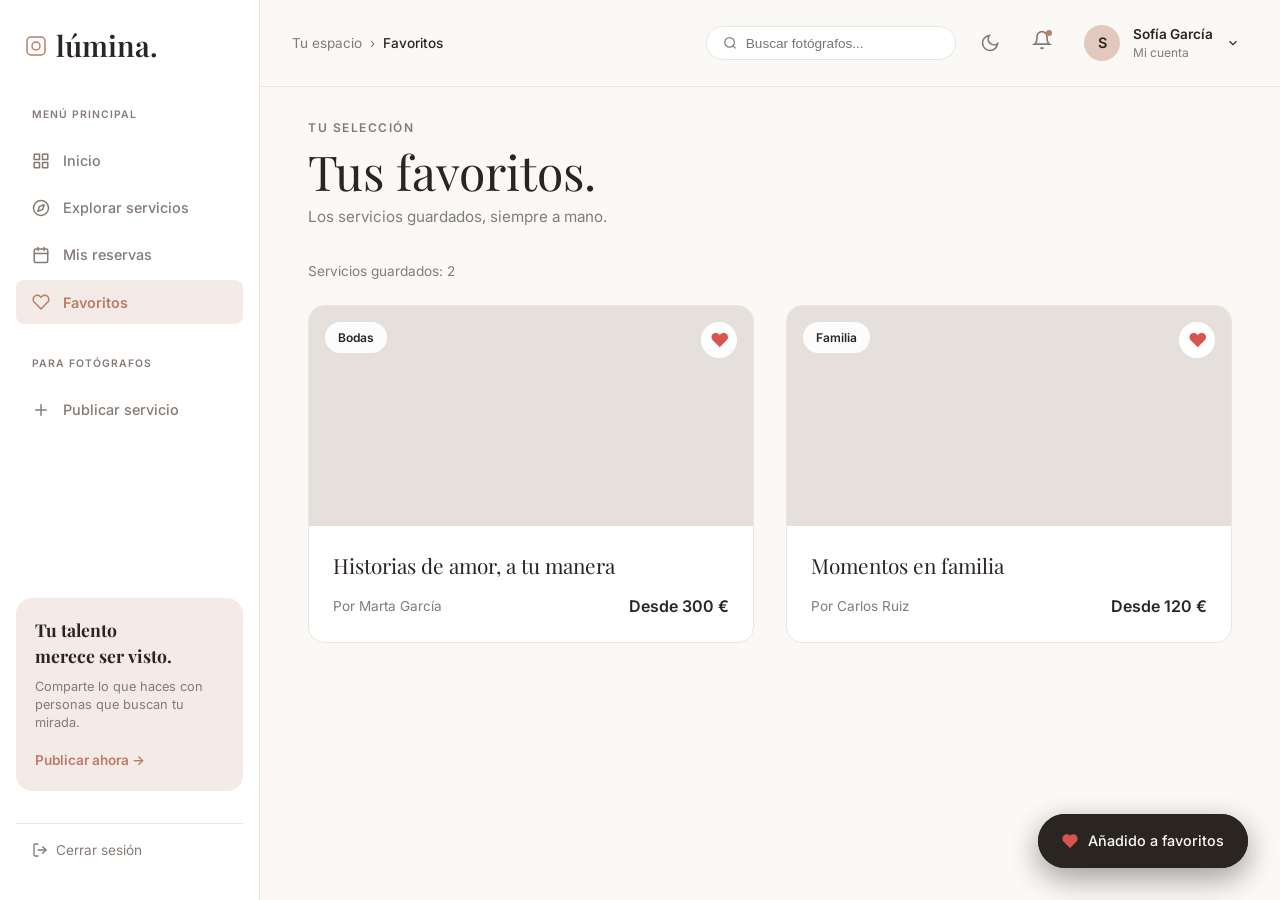
<file: favoritos.html>
<!doctype html>
<html lang="es">

<head>
  <meta charset="UTF-8">
  <meta name="viewport" content="width=device-width, initial-scale=1.0">
  <meta name="description" content="Los servicios de fotografía que has guardado.">
  <title>Favoritos | Lúmina</title>
  <link rel="stylesheet" href="css/styles.css">
  <link rel="icon" href="favicon.svg" type="image/svg+xml">
</head>

<body>
  <input type="checkbox" id="theme-toggle" aria-label="Cambiar entre tema claro y oscuro">
  <div class="app-layout">
    <!-- SIDEBAR IZQUIERDO -->
    <aside class="sidebar">
      <a href="index.html" class="sidebar__logo">
        <svg width="24" height="24" viewBox="0 0 24 24" fill="none" stroke="currentColor" stroke-width="1.5"
          stroke-linecap="round" stroke-linejoin="round" style="color: var(--color-primary)">
          <rect x="3" y="3" width="18" height="18" rx="4" ry="4"></rect>
          <circle cx="12" cy="12" r="4"></circle>
        </svg>
        lúmina.
      </a>

      <div class="sidebar__section-title">MENÚ PRINCIPAL</div>
      <nav class="sidebar__nav">
        <a href="index.html">
          <svg width="18" height="18" viewBox="0 0 24 24" fill="none" stroke="currentColor" stroke-width="2"
            stroke-linecap="round" stroke-linejoin="round">
            <rect x="3" y="3" width="7" height="7"></rect>
            <rect x="14" y="3" width="7" height="7"></rect>
            <rect x="14" y="14" width="7" height="7"></rect>
            <rect x="3" y="14" width="7" height="7"></rect>
          </svg>
          Inicio
        </a>
        <a href="explorar.html">
          <svg width="18" height="18" viewBox="0 0 24 24" fill="none" stroke="currentColor" stroke-width="2"
            stroke-linecap="round" stroke-linejoin="round">
            <circle cx="12" cy="12" r="10"></circle>
            <polygon points="16.24 7.76 14.12 14.12 7.76 16.24 9.88 9.88 16.24 7.76"></polygon>
          </svg>
          Explorar servicios
        </a>
        <a href="reservas.html">
          <svg width="18" height="18" viewBox="0 0 24 24" fill="none" stroke="currentColor" stroke-width="2"
            stroke-linecap="round" stroke-linejoin="round">
            <rect x="3" y="4" width="18" height="18" rx="2" ry="2"></rect>
            <line x1="16" y1="2" x2="16" y2="6"></line>
            <line x1="8" y1="2" x2="8" y2="6"></line>
            <line x1="3" y1="10" x2="21" y2="10"></line>
          </svg>
          Mis reservas
        </a>
        <a href="favoritos.html" class="active">
          <svg width="18" height="18" viewBox="0 0 24 24" fill="none" stroke="currentColor" stroke-width="2"
            stroke-linecap="round" stroke-linejoin="round">
            <path
              d="M20.84 4.61a5.5 5.5 0 0 0-7.78 0L12 5.67l-1.06-1.06a5.5 5.5 0 0 0-7.78 7.78l1.06 1.06L12 21.23l7.78-7.78 1.06-1.06a5.5 5.5 0 0 0 0-7.78z">
            </path>
          </svg>
          Favoritos
        </a>
      </nav>

      <div class="sidebar__section-title">PARA FOTÓGRAFOS</div>
      <nav class="sidebar__nav">
        <a href="crear.html">
          <svg width="18" height="18" viewBox="0 0 24 24" fill="none" stroke="currentColor" stroke-width="2"
            stroke-linecap="round" stroke-linejoin="round">
            <line x1="12" y1="5" x2="12" y2="19"></line>
            <line x1="5" y1="12" x2="19" y2="12"></line>
          </svg>
          Publicar servicio
        </a>
      </nav>

      <div class="sidebar__promo">
        <h4>Tu talento<br>merece ser visto.</h4>
        <p>Comparte lo que haces con personas que buscan tu mirada.</p>
        <a href="crear.html">Publicar ahora →</a>
      </div>

      <a href="login.html" class="sidebar__logout">
        <svg width="16" height="16" viewBox="0 0 24 24" fill="none" stroke="currentColor" stroke-width="2"
          stroke-linecap="round" stroke-linejoin="round">
          <path d="M9 21H5a2 2 0 0 1-2-2V5a2 2 0 0 1 2-2h4"></path>
          <polyline points="16 17 21 12 16 7"></polyline>
          <line x1="21" y1="12" x2="9" y2="12"></line>
        </svg>
        Cerrar sesión
      </a>
    </aside>

    <!-- CONTENIDO DERECHO -->
    <div class="main-wrapper">
      <!-- TOPBAR ACTUALIZADA -->
      <header class="topbar">
        <div class="breadcrumbs">
          Tu espacio <span>›</span> <strong>Favoritos</strong>
        </div>
        <div class="topbar__actions">
          <div class="search-bar">
            <svg width="16" height="16" viewBox="0 0 24 24" fill="none" stroke="currentColor" stroke-width="2">
              <circle cx="11" cy="11" r="8"></circle>
              <line x1="21" y1="21" x2="16.65" y2="16.65"></line>
            </svg>
            <input type="text" placeholder="Buscar fotógrafos...">
          </div>

          <!-- ENLACE A NOTIFICACIONES -->
          <label for="theme-toggle" class="icon-btn theme-btn" title="Cambiar tema claro/oscuro" style="margin-right: 0.5rem; cursor: pointer;">
            <svg class="theme-icon--moon" width="20" height="20" viewBox="0 0 24 24" fill="none" stroke="currentColor" stroke-width="2">
              <path d="M21 12.79A9 9 0 1 1 11.21 3 7 7 0 0 0 21 12.79z"></path>
            </svg>
            <svg class="theme-icon--sun" width="20" height="20" viewBox="0 0 24 24" fill="none" stroke="currentColor" stroke-width="2">
              <circle cx="12" cy="12" r="4"></circle>
              <path d="M12 2v2M12 20v2M4.93 4.93l1.41 1.41M17.66 17.66l1.41 1.41M2 12h2M20 12h2M4.93 19.07l1.41-1.41M17.66 6.34l1.41-1.41"></path>
            </svg>
          </label>

          <a href="notificaciones.html" class="icon-btn" title="Notificaciones" style="text-decoration: none">
            <svg width="20" height="20" viewBox="0 0 24 24" fill="none" stroke="currentColor" stroke-width="2">
              <path d="M18 8A6 6 0 0 0 6 8c0 7-3 9-3 9h18s-3-2-3-9"></path>
              <path d="M13.73 21a2 2 0 0 1-3.46 0"></path>
            </svg>
          </a>

          <!-- MENÚ DE USUARIO -->
          <div class="user-profile-wrapper">
            <input type="checkbox" id="user-menu-toggle" class="user-dropdown-toggle">
            <label for="user-menu-toggle" class="user-profile-btn">
              <span class="user-avatar">S</span>
              <span class="user-info">
                <span class="user-name">Sofía García</span>
                <span class="user-role">Mi cuenta</span>
              </span>
              <svg width="14" height="14" viewBox="0 0 24 24" fill="none" stroke="currentColor" stroke-width="2">
                <polyline points="6 9 12 15 18 9"></polyline>
              </svg>
            </label>
            <div class="user-dropdown">
              <a href="perfil.html">Mi perfil</a>
              <a href="ajustes.html">Configuración</a>
              <a href="ayuda.html">Ayuda</a>
              <hr>
              <a href="login.html" style="color: var(--color-primary); font-weight: 600">Cerrar sesión</a>
            </div>
          </div>
        </div>
      </header>

      <!-- MAIN CONTENT -->
      <main class="content-area fav-page">
        <header class="page-header fav-page__header">
          <div class="page-header__subtitle">TU SELECCIÓN</div>
          <h1>Tus favoritos.</h1>
          <p>Los servicios guardados, siempre a mano.</p>
        </header>

        <h2 class="visually-hidden">Servicios guardados</h2>
        <div class="grid-cards">
          <!-- Tarjeta 1: Bodas -->
          <article class="card">
              <div class="card__img" style="background-image: url('https://images.unsplash.com/photo-1519741497674-611481863552?q=80&w=800&auto=format&fit=crop');">
                <span class="card__badge">Bodas</span>
                <input type="checkbox" id="fav-fav1" class="fav-checkbox" checked>
                <label for="fav-fav1" class="fav-label" title="Quitar de favoritos"></label>
                
                <!-- TOAST -->
                <div class="toast-container">
                  <div class="toast">
                    <svg width="16" height="16" viewBox="0 0 24 24" fill="currentColor" stroke="currentColor" stroke-width="2"><path d="M20.84 4.61a5.5 5.5 0 0 0-7.78 0L12 5.67l-1.06-1.06a5.5 5.5 0 0 0-7.78 7.78l1.06 1.06L12 21.23l7.78-7.78 1.06-1.06a5.5 5.5 0 0 0 0-7.78z"></path></svg>
                    Añadido a favoritos
                  </div>
                </div>
              </div>
              <div class="card__body">
                <h3 class="card__title"><a class="card__link" href="detalle.html?servicio=bodas">Historias de amor, a tu manera</a></h3>
                <div class="card__meta">
                  <span>Por Marta García</span>
                  <span class="card__price">Desde 300 €</span>
                </div>
              </div>
            </article>

          <!-- Tarjeta 2: Familia -->
          <article class="card">
              <div class="card__img" style="background-image: url('https://images.unsplash.com/photo-1511895426328-dc8714191300?q=80&w=800&auto=format&fit=crop');">
                <span class="card__badge">Familia</span>
                <input type="checkbox" id="fav-fav2" class="fav-checkbox" checked>
                <label for="fav-fav2" class="fav-label" title="Quitar de favoritos"></label>
                
                <!-- TOAST -->
                <div class="toast-container">
                  <div class="toast">
                    <svg width="16" height="16" viewBox="0 0 24 24" fill="currentColor" stroke="currentColor" stroke-width="2"><path d="M20.84 4.61a5.5 5.5 0 0 0-7.78 0L12 5.67l-1.06-1.06a5.5 5.5 0 0 0-7.78 7.78l1.06 1.06L12 21.23l7.78-7.78 1.06-1.06a5.5 5.5 0 0 0 0-7.78z"></path></svg>
                    Añadido a favoritos
                  </div>
                </div>
              </div>
              <div class="card__body">
                <h3 class="card__title"><a class="card__link" href="detalle.html?servicio=familia">Momentos en familia</a></h3>
                <div class="card__meta">
                  <span>Por Carlos Ruiz</span>
                  <span class="card__price">Desde 120 €</span>
                </div>
              </div>
            </article>
        </div>

        <!-- Contador (CSS counter) -->
        <div class="fav-count"></div>

        <!-- Estado vacío -->
        <div class="fav-empty">
          <div class="fav-empty__icon">♡</div>
          <h3>Aún no tienes favoritos</h3>
          <p>Pulsa el corazón de un servicio para guardarlo aquí.</p>
          <a href="explorar.html" class="btn btn--primary">Explorar servicios</a>
        </div>
      </main>
    </div>
  </div>
  <script src="js/ui.js"></script>
</body>

</html>
</file>
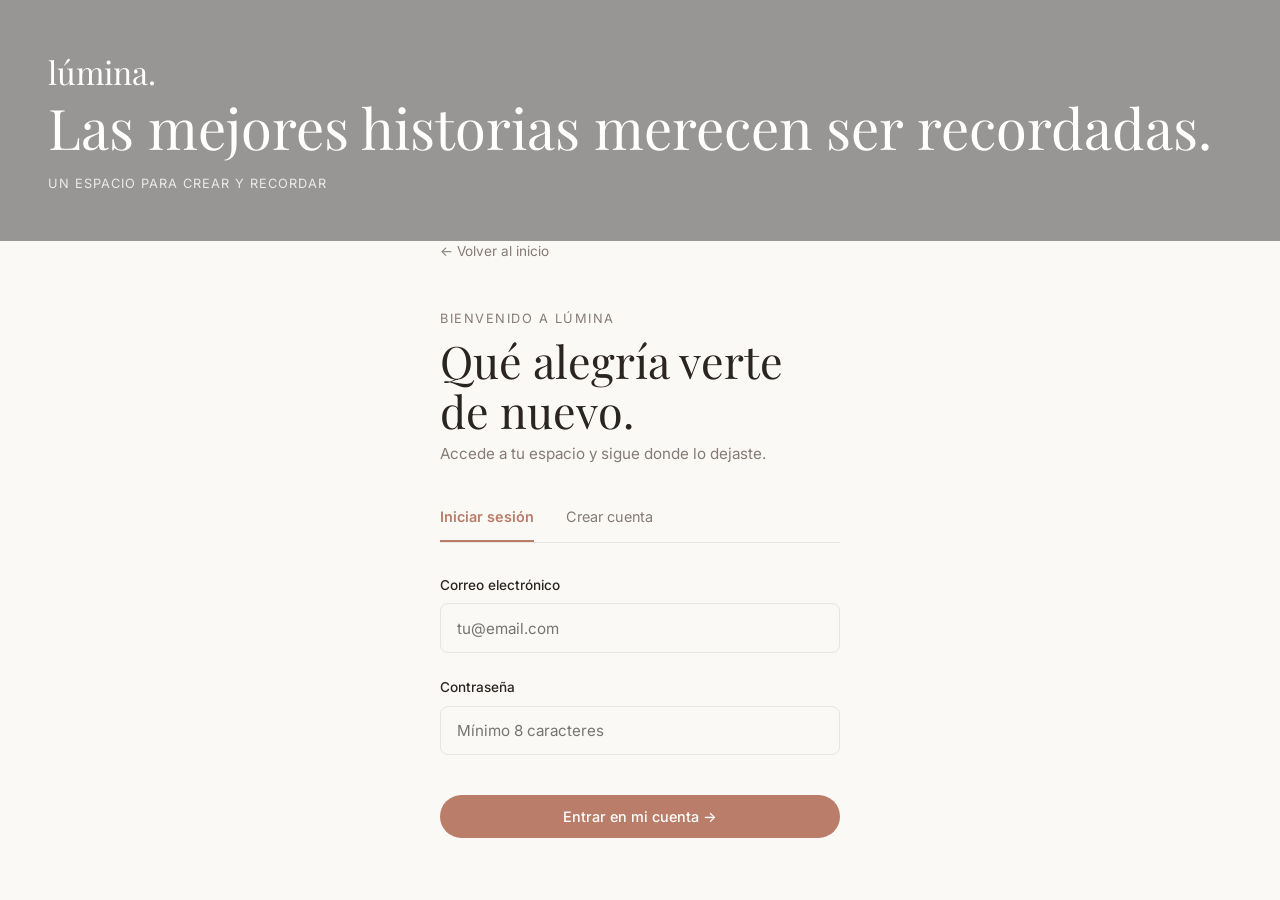
<file: login.html>
<!DOCTYPE html>
<html lang="es">
<head>
  <meta charset="UTF-8">
  <meta name="viewport" content="width=device-width, initial-scale=1.0">
  <meta name="description" content="Inicia sesión en Lúmina.">
  <title>Entrar | Lúmina</title>
  <link rel="stylesheet" href="css/styles.css">
  <link rel="icon" href="favicon.svg" type="image/svg+xml">
</head>
<body>
  <div class="login-split">
    <div class="login-split__image" style="background: url('https://images.unsplash.com/photo-1516035069371-29a1b244cc32?q=80&w=1000&auto=format&fit=crop') center/cover;">
      <div style="width: 100%; height: 100%; background: rgba(0,0,0,0.4); padding: 3rem; display: flex; flex-direction: column; justify-content: space-between; color: white;">
        <h2 style="font-family: var(--font-serif); font-size: 2rem;">lúmina.</h2>
        <div>
          <h1 style="font-size: 3.5rem; line-height: 1.1; font-family: var(--font-serif); margin-bottom: 1rem;">Las mejores historias merecen ser recordadas.</h1>
          <p style="font-size: 0.8rem; opacity: 0.8; letter-spacing: 1px;">UN ESPACIO PARA CREAR Y RECORDAR</p>
        </div>
      </div>
    </div>

    <div class="login-split__form">
      <div style="max-width: 400px; margin: 0 auto; width: 100%;">
        <a href="index.html" style="font-size: 0.85rem; color: var(--color-text-muted); display: block; margin-bottom: 3rem;">← Volver al inicio</a>
        
        <p style="font-size: 0.8rem; letter-spacing: 1.5px; text-transform: uppercase; color: var(--color-text-muted); margin-bottom: 0.5rem;">Bienvenido a Lúmina</p>
        <h1 style="font-size: 2.8rem; margin-bottom: 0.5rem; color: var(--color-text-main); line-height: 1.1;">Qué alegría verte de nuevo.</h1>
        <p style="color: var(--color-text-muted); margin-bottom: 2.5rem; font-size: 0.95rem;">Accede a tu espacio y sigue donde lo dejaste.</p>

        <div style="display: flex; gap: 2rem; margin-bottom: 2rem; border-bottom: 1px solid var(--color-border);">
          <span style="padding-bottom: 0.8rem; border-bottom: 2px solid var(--color-primary); font-weight: 600; font-size: 0.9rem; color: var(--color-primary);">Iniciar sesión</span>
          <a href="registro.html" style="padding-bottom: 0.8rem; font-size: 0.9rem; color: var(--color-text-muted);">Crear cuenta</a>
        </div>

        <form id="login-form" action="index.html" novalidate>
          <div class="form-summary" role="alert" hidden></div>
          <div class="form-group">
            <label for="login-email">Correo electrónico</label>
            <input type="email" id="login-email" name="email" class="form-control" placeholder="tu@email.com" autocomplete="email" data-rules="required|email">
          </div>
          <div class="form-group">
            <label for="login-pass">Contraseña</label>
            <input type="password" id="login-pass" name="password" class="form-control" placeholder="Mínimo 8 caracteres" autocomplete="current-password" data-rules="required|minlength:8">
          </div>
          <button type="submit" class="btn btn--primary btn--block" style="margin-top: 1rem;">Entrar en mi cuenta →</button>
        </form>
      </div>
    </div>
  </div>
  <script src="js/ui.js"></script>
  <script src="js/validation.js"></script>
</body>
</html>
</file>
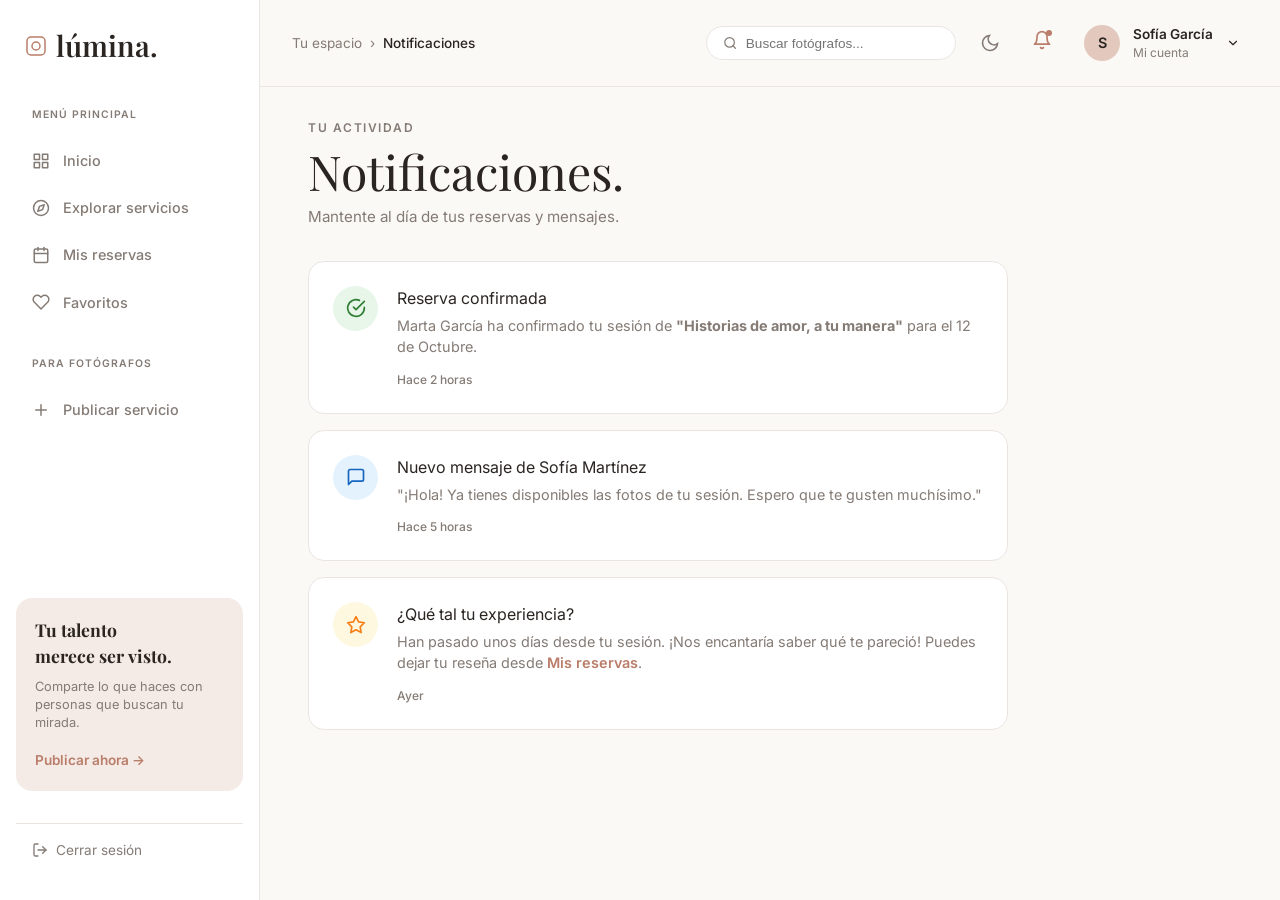
<file: notificaciones.html>
<!DOCTYPE html>
<html lang="es">
<head>
  <meta charset="UTF-8">
  <meta name="viewport" content="width=device-width, initial-scale=1.0">
  <meta name="description" content="Tus notificaciones de reservas y mensajes.">
  <title>Notificaciones | Lúmina</title>
  <link rel="stylesheet" href="css/styles.css">
  <link rel="icon" href="favicon.svg" type="image/svg+xml">
  <style>
    /* Estilo específico para las tarjetas de notificación */
    .notif-card {
      background: var(--color-surface);
      border: 1px solid var(--color-border);
      border-radius: var(--radius-md);
      padding: 1.5rem;
      display: flex;
      gap: 1.2rem;
      align-items: flex-start;
      transition: background 0.2s;
    }
    .notif-card:hover {
      background: var(--color-bg);
    }
    .notif-icon {
      width: 45px;
      height: 45px;
      border-radius: 50%;
      display: grid;
      place-items: center;
      flex-shrink: 0;
      font-size: 1.2rem;
    }
    .notif-icon--success { background: #e8f5e9; color: #2e7d32; }
    .notif-icon--info { background: #e3f2fd; color: #1565c0; }
    .notif-icon--star { background: #fff8e1; color: #f57f17; }
    
    .notif-content h3 {
      font-family: var(--font-sans);
      font-size: 1rem;
      margin-bottom: 0.3rem;
      color: var(--color-text-main);
    }
    .notif-content p {
      font-size: 0.9rem;
      color: var(--color-text-muted);
      line-height: 1.5;
    }
    .notif-time {
      font-size: 0.75rem;
      color: var(--color-text-muted);
      display: block;
      margin-top: 0.8rem;
      font-weight: 500;
    }
  </style>
</head>
<body>
  <input type="checkbox" id="theme-toggle" aria-label="Cambiar entre tema claro y oscuro">
  <div class="app-layout">
    
    <!-- SIDEBAR IZQUIERDO -->
    <aside class="sidebar">
      <a href="index.html" class="sidebar__logo">
        <svg width="24" height="24" viewBox="0 0 24 24" fill="none" stroke="currentColor" stroke-width="1.5" stroke-linecap="round" stroke-linejoin="round" style="color: var(--color-primary);"><rect x="3" y="3" width="18" height="18" rx="4" ry="4"></rect><circle cx="12" cy="12" r="4"></circle></svg>
        lúmina.
      </a>

      <div class="sidebar__section-title">MENÚ PRINCIPAL</div>
      <nav class="sidebar__nav">
        <a href="index.html">
          <svg width="18" height="18" viewBox="0 0 24 24" fill="none" stroke="currentColor" stroke-width="2" stroke-linecap="round" stroke-linejoin="round"><rect x="3" y="3" width="7" height="7"></rect><rect x="14" y="3" width="7" height="7"></rect><rect x="14" y="14" width="7" height="7"></rect><rect x="3" y="14" width="7" height="7"></rect></svg>
          Inicio
        </a>
        <a href="explorar.html">
          <svg width="18" height="18" viewBox="0 0 24 24" fill="none" stroke="currentColor" stroke-width="2" stroke-linecap="round" stroke-linejoin="round"><circle cx="12" cy="12" r="10"></circle><polygon points="16.24 7.76 14.12 14.12 7.76 16.24 9.88 9.88 16.24 7.76"></polygon></svg>
          Explorar servicios
        </a>
        <a href="reservas.html">
          <svg width="18" height="18" viewBox="0 0 24 24" fill="none" stroke="currentColor" stroke-width="2" stroke-linecap="round" stroke-linejoin="round"><rect x="3" y="4" width="18" height="18" rx="2" ry="2"></rect><line x1="16" y1="2" x2="16" y2="6"></line><line x1="8" y1="2" x2="8" y2="6"></line><line x1="3" y1="10" x2="21" y2="10"></line></svg>
          Mis reservas
        </a>
        <a href="favoritos.html">
          <svg width="18" height="18" viewBox="0 0 24 24" fill="none" stroke="currentColor" stroke-width="2" stroke-linecap="round" stroke-linejoin="round"><path d="M20.84 4.61a5.5 5.5 0 0 0-7.78 0L12 5.67l-1.06-1.06a5.5 5.5 0 0 0-7.78 7.78l1.06 1.06L12 21.23l7.78-7.78 1.06-1.06a5.5 5.5 0 0 0 0-7.78z"></path></svg>
          Favoritos
        </a>
      </nav>

      <div class="sidebar__section-title">PARA FOTÓGRAFOS</div>
      <nav class="sidebar__nav">
        <a href="crear.html">
          <svg width="18" height="18" viewBox="0 0 24 24" fill="none" stroke="currentColor" stroke-width="2" stroke-linecap="round" stroke-linejoin="round"><line x1="12" y1="5" x2="12" y2="19"></line><line x1="5" y1="12" x2="19" y2="12"></line></svg>
          Publicar servicio
        </a>
      </nav>

      <div class="sidebar__promo">
        <h4>Tu talento<br>merece ser visto.</h4>
        <p>Comparte lo que haces con personas que buscan tu mirada.</p>
        <a href="crear.html">Publicar ahora →</a>
      </div>

      <a href="login.html" class="sidebar__logout">
        <svg width="16" height="16" viewBox="0 0 24 24" fill="none" stroke="currentColor" stroke-width="2" stroke-linecap="round" stroke-linejoin="round"><path d="M9 21H5a2 2 0 0 1-2-2V5a2 2 0 0 1 2-2h4"></path><polyline points="16 17 21 12 16 7"></polyline><line x1="21" y1="12" x2="9" y2="12"></line></svg>
        Cerrar sesión
      </a>
    </aside>

    <!-- CONTENIDO DERECHO -->
    <div class="main-wrapper">
      
      <!-- TOPBAR -->
      <header class="topbar">
        <div class="breadcrumbs">
          Tu espacio <span>›</span> <strong>Notificaciones</strong>
        </div>
        <div class="topbar__actions">
          <div class="search-bar">
            <svg width="16" height="16" viewBox="0 0 24 24" fill="none" stroke="currentColor" stroke-width="2" stroke-linecap="round" stroke-linejoin="round"><circle cx="11" cy="11" r="8"></circle><line x1="21" y1="21" x2="16.65" y2="16.65"></line></svg>
            <input type="text" placeholder="Buscar fotógrafos...">
          </div>
          
          <label for="theme-toggle" class="icon-btn theme-btn" title="Cambiar tema claro/oscuro" style="margin-right: 0.5rem; cursor: pointer;">
            <svg class="theme-icon--moon" width="20" height="20" viewBox="0 0 24 24" fill="none" stroke="currentColor" stroke-width="2">
              <path d="M21 12.79A9 9 0 1 1 11.21 3 7 7 0 0 0 21 12.79z"></path>
            </svg>
            <svg class="theme-icon--sun" width="20" height="20" viewBox="0 0 24 24" fill="none" stroke="currentColor" stroke-width="2">
              <circle cx="12" cy="12" r="4"></circle>
              <path d="M12 2v2M12 20v2M4.93 4.93l1.41 1.41M17.66 17.66l1.41 1.41M2 12h2M20 12h2M4.93 19.07l1.41-1.41M17.66 6.34l1.41-1.41"></path>
            </svg>
          </label>

          <a href="notificaciones.html" class="icon-btn" title="Notificaciones" style="text-decoration: none; color: var(--color-primary);">
            <svg width="20" height="20" viewBox="0 0 24 24" fill="none" stroke="currentColor" stroke-width="2" stroke-linecap="round" stroke-linejoin="round"><path d="M18 8A6 6 0 0 0 6 8c0 7-3 9-3 9h18s-3-2-3-9"></path><path d="M13.73 21a2 2 0 0 1-3.46 0"></path></svg>
          </a>

          <div class="user-profile-wrapper">
            <input type="checkbox" id="user-menu-toggle" class="user-dropdown-toggle">
            <label for="user-menu-toggle" class="user-profile-btn">
              <span class="user-avatar">S</span>
              <span class="user-info">
                <span class="user-name">Sofía García</span>
                <span class="user-role">Mi cuenta</span>
              </span>
              <svg width="14" height="14" viewBox="0 0 24 24" fill="none" stroke="currentColor" stroke-width="2" stroke-linecap="round" stroke-linejoin="round"><polyline points="6 9 12 15 18 9"></polyline></svg>
            </label>
            <div class="user-dropdown">
              <a href="perfil.html">Mi perfil</a>
              <a href="ajustes.html">Configuración</a>
              <a href="ayuda.html">Ayuda</a>
              <hr>
              <a href="login.html" style="color: var(--color-primary); font-weight: 600;">Cerrar sesión</a>
            </div>
          </div>
        </div>
      </header>

      <!-- MAIN CONTENT -->
      <main class="content-area">
        <header class="page-header">
          <div class="page-header__subtitle">TU ACTIVIDAD</div>
          <h1>Notificaciones.</h1>
          <p>Mantente al día de tus reservas y mensajes.</p>
        </header>

        <h2 class="visually-hidden">Bandeja de notificaciones</h2>
        <div style="display: flex; flex-direction: column; gap: 1rem; max-width: 700px;">
          
          <!-- Notificación 1 (Éxito) -->
          <div class="notif-card">
            <div class="notif-icon notif-icon--success">
              <svg width="20" height="20" viewBox="0 0 24 24" fill="none" stroke="currentColor" stroke-width="2" stroke-linecap="round" stroke-linejoin="round"><path d="M22 11.08V12a10 10 0 1 1-5.93-9.14"></path><polyline points="22 4 12 14.01 9 11.01"></polyline></svg>
            </div>
            <div class="notif-content">
              <h3>Reserva confirmada</h3>
              <p>Marta García ha confirmado tu sesión de <strong>"Historias de amor, a tu manera"</strong> para el 12 de Octubre.</p>
              <span class="notif-time">Hace 2 horas</span>
            </div>
          </div>

          <!-- Notificación 2 (Info / Mensaje) -->
          <div class="notif-card">
            <div class="notif-icon notif-icon--info">
              <svg width="20" height="20" viewBox="0 0 24 24" fill="none" stroke="currentColor" stroke-width="2" stroke-linecap="round" stroke-linejoin="round"><path d="M21 15a2 2 0 0 1-2 2H7l-4 4V5a2 2 0 0 1 2-2h14a2 2 0 0 1 2 2z"></path></svg>
            </div>
            <div class="notif-content">
              <h3>Nuevo mensaje de Sofía Martínez</h3>
              <p>"¡Hola! Ya tienes disponibles las fotos de tu sesión. Espero que te gusten muchísimo."</p>
              <span class="notif-time">Hace 5 horas</span>
            </div>
          </div>

          <!-- Notificación 3 (Recordatorio / Estrella) -->
          <div class="notif-card">
            <div class="notif-icon notif-icon--star">
              <svg width="20" height="20" viewBox="0 0 24 24" fill="none" stroke="currentColor" stroke-width="2" stroke-linecap="round" stroke-linejoin="round"><polygon points="12 2 15.09 8.26 22 9.27 17 14.14 18.18 21.02 12 17.77 5.82 21.02 7 14.14 2 9.27 8.91 8.26 12 2"></polygon></svg>
            </div>
            <div class="notif-content">
              <h3>¿Qué tal tu experiencia?</h3>
              <p>Han pasado unos días desde tu sesión. ¡Nos encantaría saber qué te pareció! Puedes dejar tu reseña desde <a href="reservas.html" style="color: var(--color-primary); font-weight: 600;">Mis reservas</a>.</p>
              <span class="notif-time">Ayer</span>
            </div>
          </div>

        </div>
      </main>
    </div>
  </div>
  <script src="js/ui.js"></script>
</body>
</html>
</file>
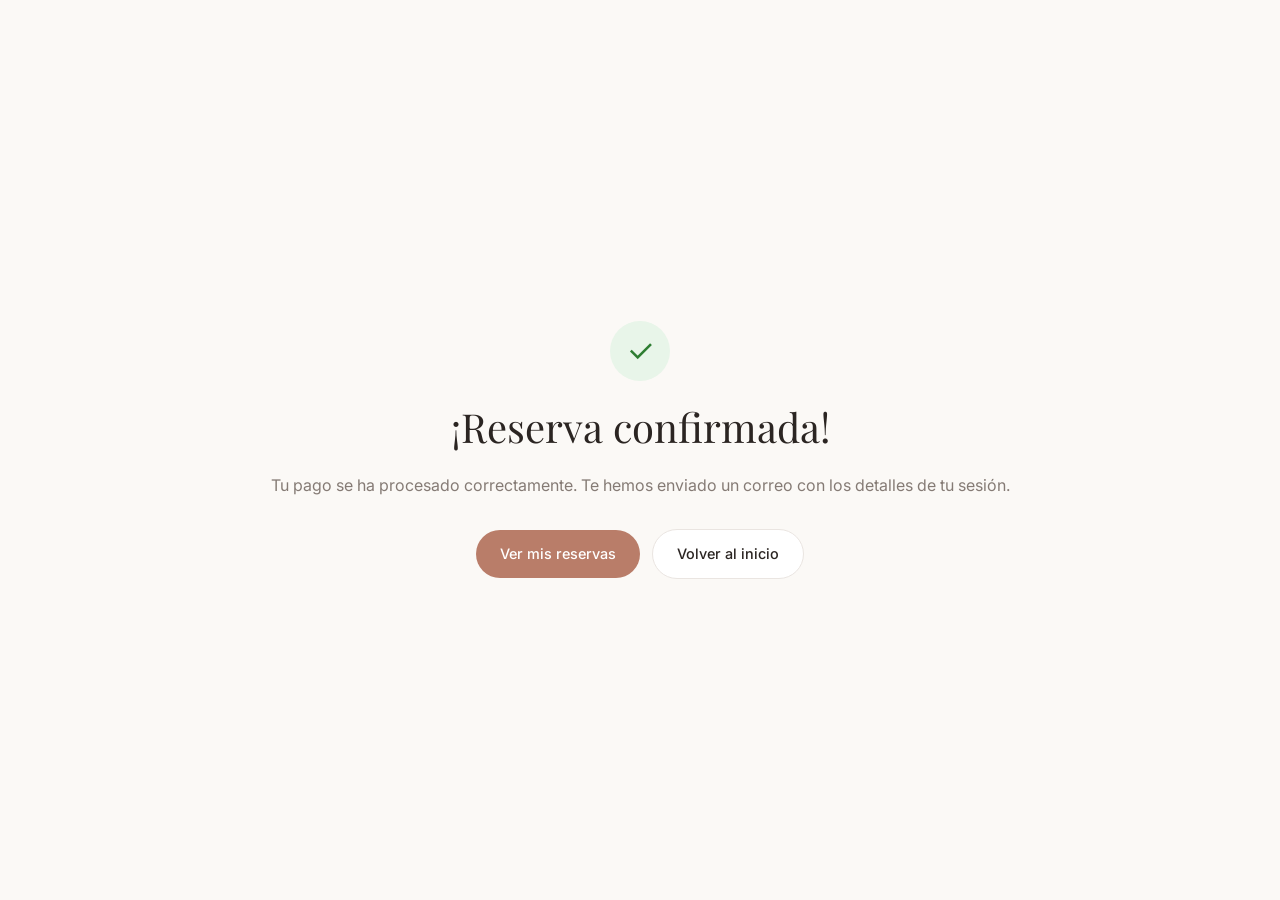
<file: pago-exitoso.html>
<!DOCTYPE html>
<html lang="es">
<head>
  <meta charset="UTF-8">
  <meta name="viewport" content="width=device-width, initial-scale=1.0">
  <meta name="description" content="Pago completado con éxito.">
  <title>Reserva confirmada | Lúmina</title>
  <link rel="stylesheet" href="css/styles.css">
  <link rel="icon" href="favicon.svg" type="image/svg+xml">
</head>
<body>
  <main class="content-area" style="display: flex; justify-content: center; align-items: center; min-height: 100vh; text-align: center;">
    <div>
      <div class="success-icon">✓</div>
      <h1 style="font-family: var(--font-serif); font-size: 2.5rem; margin-bottom: 1rem;">¡Reserva confirmada!</h1>
      <p style="color: var(--color-text-muted); margin-bottom: 2rem;">Tu pago se ha procesado correctamente. Te hemos enviado un correo con los detalles de tu sesión.</p>
      <a href="reservas.html" class="btn btn--primary">Ver mis reservas</a>
      <a href="index.html" class="btn btn--outline" style="margin-left: 0.5rem;">Volver al inicio</a>
    </div>
  </main>
  <script src="js/ui.js"></script>
</body>
</html>
</file>
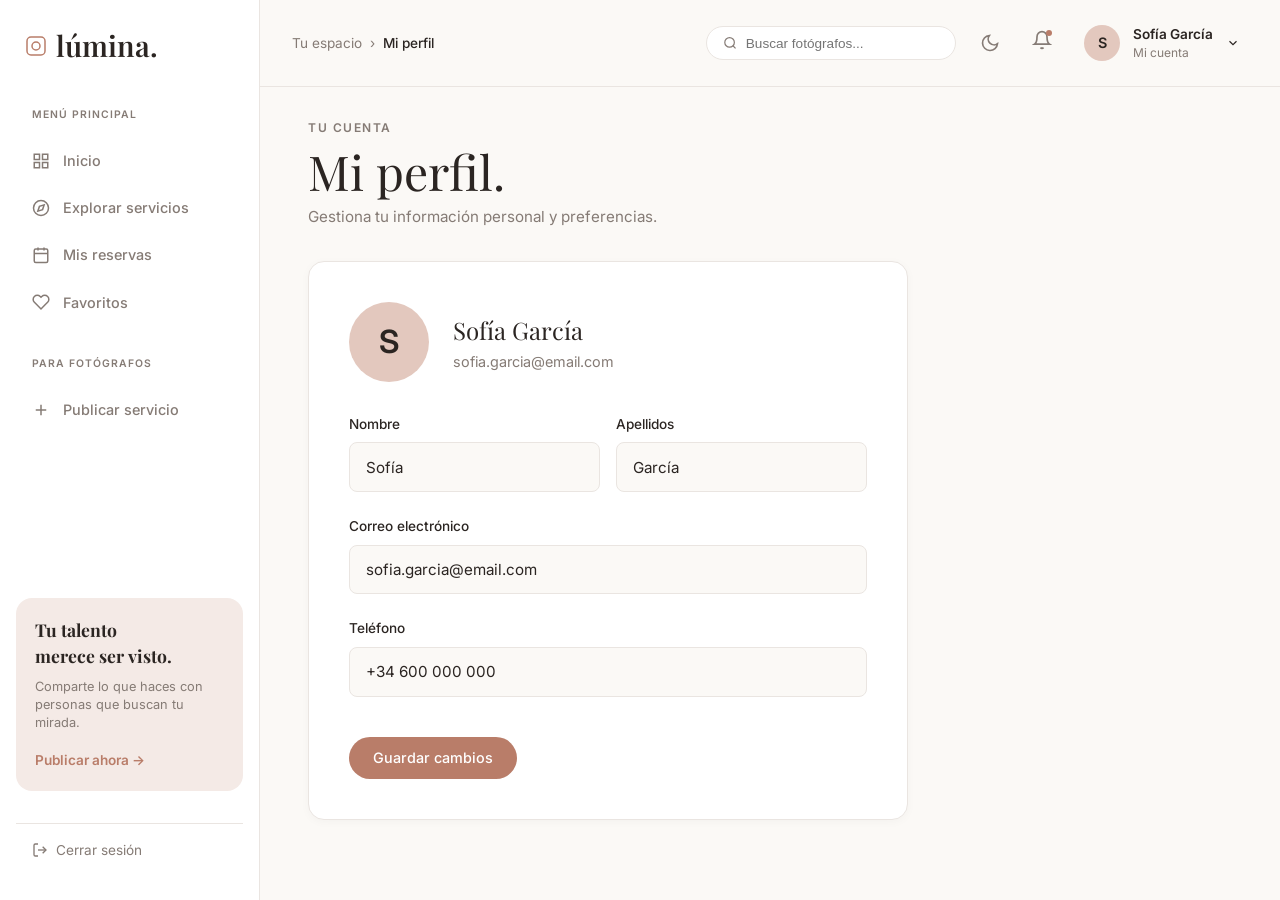
<file: perfil.html>
<!DOCTYPE html>
<html lang="es">
<head>
  <meta charset="UTF-8">
  <meta name="viewport" content="width=device-width, initial-scale=1.0">
  <meta name="description" content="Tus datos personales en Lúmina.">
  <title>Mi Perfil | Lúmina</title>
  <link rel="stylesheet" href="css/styles.css">
  <link rel="icon" href="favicon.svg" type="image/svg+xml">
</head>
<body>
  <input type="checkbox" id="theme-toggle" aria-label="Cambiar entre tema claro y oscuro">
  <div class="app-layout">
    
    <!-- SIDEBAR IZQUIERDO -->
    <aside class="sidebar">
      <a href="index.html" class="sidebar__logo">
        <svg width="24" height="24" viewBox="0 0 24 24" fill="none" stroke="currentColor" stroke-width="1.5" stroke-linecap="round" stroke-linejoin="round" style="color: var(--color-primary);"><rect x="3" y="3" width="18" height="18" rx="4" ry="4"></rect><circle cx="12" cy="12" r="4"></circle></svg>
        lúmina.
      </a>
      <div class="sidebar__section-title">MENÚ PRINCIPAL</div>
      <nav class="sidebar__nav">
        <a href="index.html"><svg width="18" height="18" viewBox="0 0 24 24" fill="none" stroke="currentColor" stroke-width="2"><rect x="3" y="3" width="7" height="7"></rect><rect x="14" y="3" width="7" height="7"></rect><rect x="14" y="14" width="7" height="7"></rect><rect x="3" y="14" width="7" height="7"></rect></svg>Inicio</a>
        <a href="explorar.html"><svg width="18" height="18" viewBox="0 0 24 24" fill="none" stroke="currentColor" stroke-width="2"><circle cx="12" cy="12" r="10"></circle><polygon points="16.24 7.76 14.12 14.12 7.76 16.24 9.88 9.88 16.24 7.76"></polygon></svg>Explorar servicios</a>
        <a href="reservas.html"><svg width="18" height="18" viewBox="0 0 24 24" fill="none" stroke="currentColor" stroke-width="2"><rect x="3" y="4" width="18" height="18" rx="2" ry="2"></rect><line x1="16" y1="2" x2="16" y2="6"></line><line x1="8" y1="2" x2="8" y2="6"></line><line x1="3" y1="10" x2="21" y2="10"></line></svg>Mis reservas</a>
        <a href="favoritos.html"><svg width="18" height="18" viewBox="0 0 24 24" fill="none" stroke="currentColor" stroke-width="2"><path d="M20.84 4.61a5.5 5.5 0 0 0-7.78 0L12 5.67l-1.06-1.06a5.5 5.5 0 0 0-7.78 7.78l1.06 1.06L12 21.23l7.78-7.78 1.06-1.06a5.5 5.5 0 0 0 0-7.78z"></path></svg>Favoritos</a>
      </nav>
      <div class="sidebar__section-title">PARA FOTÓGRAFOS</div>
      <nav class="sidebar__nav">
        <a href="crear.html"><svg width="18" height="18" viewBox="0 0 24 24" fill="none" stroke="currentColor" stroke-width="2"><line x1="12" y1="5" x2="12" y2="19"></line><line x1="5" y1="12" x2="19" y2="12"></line></svg>Publicar servicio</a>
      </nav>
      <div class="sidebar__promo">
        <h4>Tu talento<br>merece ser visto.</h4>
        <p>Comparte lo que haces con personas que buscan tu mirada.</p>
        <a href="crear.html">Publicar ahora →</a>
      </div>
      <a href="login.html" class="sidebar__logout"><svg width="16" height="16" viewBox="0 0 24 24" fill="none" stroke="currentColor" stroke-width="2"><path d="M9 21H5a2 2 0 0 1-2-2V5a2 2 0 0 1 2-2h4"></path><polyline points="16 17 21 12 16 7"></polyline><line x1="21" y1="12" x2="9" y2="12"></line></svg>Cerrar sesión</a>
    </aside>

    <!-- CONTENIDO DERECHO -->
    <div class="main-wrapper">
      
      <!-- TOPBAR ACTUALIZADA -->
      <header class="topbar">
        <div class="breadcrumbs">
          Tu espacio <span>›</span> <strong>Mi perfil</strong>
        </div>
        <div class="topbar__actions">
          <div class="search-bar">
            <svg width="16" height="16" viewBox="0 0 24 24" fill="none" stroke="currentColor" stroke-width="2"><circle cx="11" cy="11" r="8"></circle><line x1="21" y1="21" x2="16.65" y2="16.65"></line></svg>
            <input type="text" placeholder="Buscar fotógrafos...">
          </div>
          
          <!-- Notificaciones: Ahora lleva a una página real -->
          <label for="theme-toggle" class="icon-btn theme-btn" title="Cambiar tema claro/oscuro" style="margin-right: 0.5rem; cursor: pointer;">
            <svg class="theme-icon--moon" width="20" height="20" viewBox="0 0 24 24" fill="none" stroke="currentColor" stroke-width="2">
              <path d="M21 12.79A9 9 0 1 1 11.21 3 7 7 0 0 0 21 12.79z"></path>
            </svg>
            <svg class="theme-icon--sun" width="20" height="20" viewBox="0 0 24 24" fill="none" stroke="currentColor" stroke-width="2">
              <circle cx="12" cy="12" r="4"></circle>
              <path d="M12 2v2M12 20v2M4.93 4.93l1.41 1.41M17.66 17.66l1.41 1.41M2 12h2M20 12h2M4.93 19.07l1.41-1.41M17.66 6.34l1.41-1.41"></path>
            </svg>
          </label>

          <a href="notificaciones.html" class="icon-btn" title="Notificaciones" style="text-decoration: none;">
            <svg width="20" height="20" viewBox="0 0 24 24" fill="none" stroke="currentColor" stroke-width="2"><path d="M18 8A6 6 0 0 0 6 8c0 7-3 9-3 9h18s-3-2-3-9"></path><path d="M13.73 21a2 2 0 0 1-3.46 0"></path></svg>
          </a>

          <!-- Menú de Usuario -->
          <div class="user-profile-wrapper">
            <input type="checkbox" id="user-menu-toggle" class="user-dropdown-toggle">
            <label for="user-menu-toggle" class="user-profile-btn">
              <span class="user-avatar">S</span>
              <span class="user-info">
                <span class="user-name">Sofía García</span>
                <span class="user-role">Mi cuenta</span>
              </span>
              <svg width="14" height="14" viewBox="0 0 24 24" fill="none" stroke="currentColor" stroke-width="2"><polyline points="6 9 12 15 18 9"></polyline></svg>
            </label>
            <!-- ENLACES REALES -->
            <div class="user-dropdown">
              <a href="perfil.html" style="color: var(--color-primary); font-weight: 600;">Mi perfil</a>
              <a href="ajustes.html">Configuración</a>
              <a href="ayuda.html">Ayuda</a>
              <hr>
              <a href="login.html" style="color: var(--color-primary); font-weight: 600;">Cerrar sesión</a>
            </div>
          </div>
        </div>
      </header>

      <!-- MAIN CONTENT -->
      <main class="content-area">
        <header class="page-header">
          <div class="page-header__subtitle">TU CUENTA</div>
          <h1>Mi perfil.</h1>
          <p>Gestiona tu información personal y preferencias.</p>
        </header>

        <div class="form-container" style="max-width: 600px;">
          <div style="display: flex; align-items: center; gap: 1.5rem; margin-bottom: 2rem;">
            <div class="user-avatar" style="width: 80px; height: 80px; font-size: 2rem;">S</div>
            <div>
              <h2 style="font-family: var(--font-serif); font-size: 1.5rem; margin-bottom: 0.2rem;">Sofía García</h2>
              <p style="color: var(--color-text-muted); font-size: 0.9rem;">sofia.garcia@email.com</p>
            </div>
          </div>
          
          <form id="perfil-form" action="#" novalidate>
            <div class="form-summary" role="alert" hidden></div>
            <div class="form-row-2">
              <div class="form-group">
                <label for="pf-nombre">Nombre</label>
                <input type="text" id="pf-nombre" class="form-control" value="Sofía" data-rules="required|name|minlength:2">
              </div>
              <div class="form-group">
                <label for="pf-apellidos">Apellidos</label>
                <input type="text" id="pf-apellidos" class="form-control" value="García" data-rules="required|name|minlength:2">
              </div>
            </div>
            <div class="form-group">
              <label for="pf-email">Correo electrónico</label>
              <input type="email" id="pf-email" class="form-control" value="sofia.garcia@email.com" data-rules="required|email">
            </div>
            <div class="form-group">
              <label for="pf-tel">Teléfono</label>
              <input type="tel" id="pf-tel" class="form-control" value="+34 600 000 000" data-rules="phone">
            </div>
            <button type="submit" class="btn btn--primary" style="margin-top: 1rem;">Guardar cambios</button>
          </form>
        </div>
      </main>
    </div>
  </div>
  <script src="js/ui.js"></script>
  <script src="js/validation.js"></script>
</body>
</html>
</file>
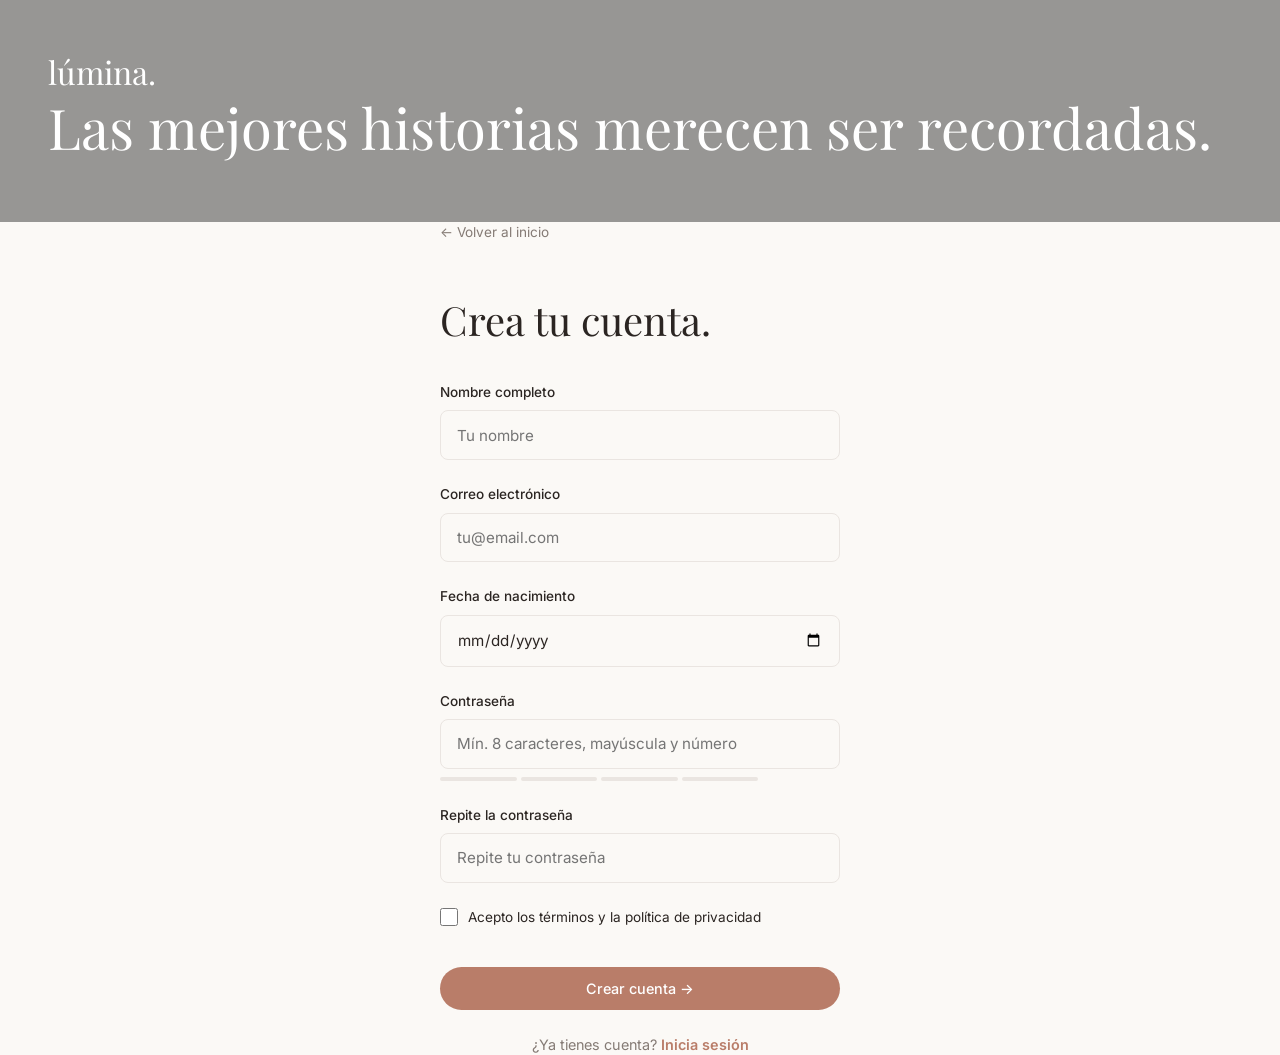
<file: registro.html>
<!DOCTYPE html>
<html lang="es">
<head>
  <meta charset="UTF-8">
  <meta name="viewport" content="width=device-width, initial-scale=1.0">
  <meta name="description" content="Crea tu cuenta en Lúmina.">
  <title>Registro | Lúmina</title>
  <link rel="stylesheet" href="css/styles.css">
  <link rel="icon" href="favicon.svg" type="image/svg+xml">
</head>
<body>
  <div class="login-split">
    <div class="login-split__image" style="background: url('https://images.unsplash.com/photo-1516035069371-29a1b244cc32?q=80&w=1000&auto=format&fit=crop') center/cover;">
      <div style="width: 100%; height: 100%; background: rgba(0,0,0,0.4); padding: 3rem; display: flex; flex-direction: column; justify-content: space-between; color: white;">
        <h2 style="font-family: var(--font-serif); font-size: 2rem;">lúmina.</h2>
        <div>
          <h1 style="font-size: 3.5rem; line-height: 1.1; font-family: var(--font-serif); margin-bottom: 1rem;">Las mejores historias merecen ser recordadas.</h1>
        </div>
      </div>
    </div>

    <div class="login-split__form">
      <div style="max-width: 400px; margin: 0 auto; width: 100%;">
        <a href="index.html" style="font-size: 0.85rem; color: var(--color-text-muted); display: block; margin-bottom: 3rem;">← Volver al inicio</a>
        
        <h1 style="font-size: 2.5rem; margin-bottom: 2rem; color: var(--color-text-main);">Crea tu cuenta.</h1>

        <form id="registro-form" action="index.html" novalidate>
          <div class="form-summary" role="alert" hidden></div>
          <div class="form-group">
            <label for="reg-nombre">Nombre completo</label>
            <input type="text" id="reg-nombre" name="nombre" class="form-control" placeholder="Tu nombre" autocomplete="name" data-rules="required|name|minlength:3">
          </div>
          <div class="form-group">
            <label for="reg-email">Correo electrónico</label>
            <input type="email" id="reg-email" name="email" class="form-control" placeholder="tu@email.com" autocomplete="email" data-rules="required|email">
          </div>
          <div class="form-group">
            <label for="reg-nacimiento">Fecha de nacimiento</label>
            <input type="date" id="reg-nacimiento" name="nacimiento" class="form-control" data-rules="required|date|adult">
          </div>
          <div class="form-group">
            <label for="reg-pass">Contraseña</label>
            <input type="password" id="reg-pass" name="password" class="form-control" placeholder="Mín. 8 caracteres, mayúscula y número" autocomplete="new-password" data-rules="required|password">
            <div class="password-strength" data-score="0" aria-hidden="true">
              <div class="password-strength__bar"><span></span><span></span><span></span><span></span></div>
              <span class="password-strength__label"></span>
            </div>
          </div>
          <div class="form-group">
            <label for="reg-pass2">Repite la contraseña</label>
            <input type="password" id="reg-pass2" name="password2" class="form-control" placeholder="Repite tu contraseña" autocomplete="new-password" data-rules="required|match:#reg-pass">
          </div>
          <div class="form-group">
            <label class="form-check">
              <input type="checkbox" id="reg-terminos" name="terminos" data-rules="checked">
              Acepto los términos y la política de privacidad
            </label>
          </div>
          <button type="submit" class="btn btn--primary btn--block" style="margin-top: 1rem;">Crear cuenta →</button>
        </form>
        <p style="text-align: center; margin-top: 1.5rem; font-size: 0.9rem; color: var(--color-text-muted);">¿Ya tienes cuenta? <a href="login.html" style="color: var(--color-primary); font-weight: 600;">Inicia sesión</a></p>
      </div>
    </div>
  </div>
  <script src="js/ui.js"></script>
  <script src="js/validation.js"></script>
</body>
</html>
</file>
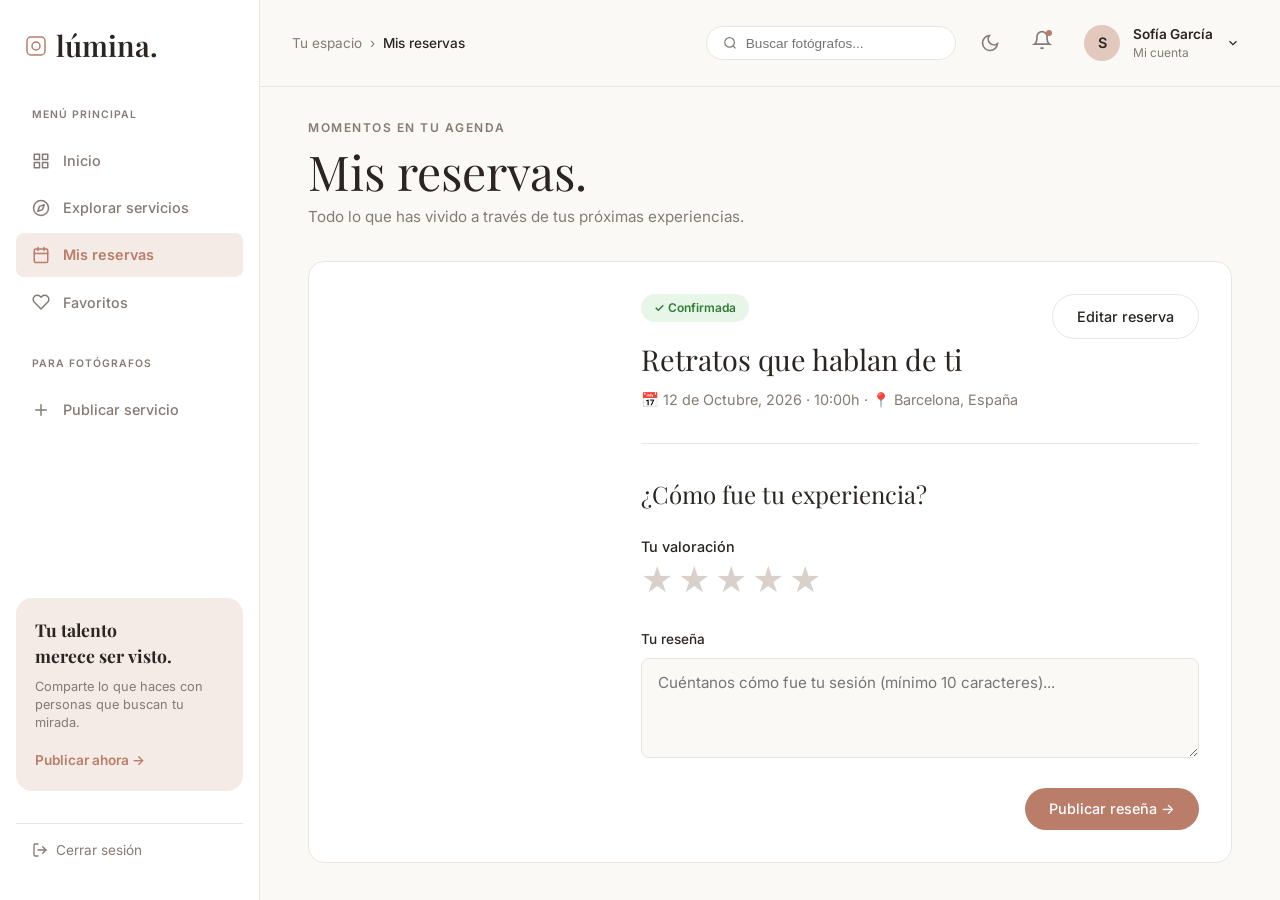
<file: reservas.html>
<!DOCTYPE html>
<html lang="es">
<head>
  <meta charset="UTF-8">
  <meta name="viewport" content="width=device-width, initial-scale=1.0">
  <meta name="description" content="Consulta tus reservas y deja una reseña.">
  <title>Mis Reservas | Lúmina</title>
  <link rel="stylesheet" href="css/styles.css">
  <link rel="icon" href="favicon.svg" type="image/svg+xml">
</head>
<body>
  <input type="checkbox" id="theme-toggle" aria-label="Cambiar entre tema claro y oscuro">
  <div class="app-layout">
    
    <!-- SIDEBAR IZQUIERDO -->
    <aside class="sidebar">
      <a href="index.html" class="sidebar__logo">
        <svg width="24" height="24" viewBox="0 0 24 24" fill="none" stroke="currentColor" stroke-width="1.5" stroke-linecap="round" stroke-linejoin="round" style="color: var(--color-primary);"><rect x="3" y="3" width="18" height="18" rx="4" ry="4"></rect><circle cx="12" cy="12" r="4"></circle></svg>
        lúmina.
      </a>

      <div class="sidebar__section-title">MENÚ PRINCIPAL</div>
      <nav class="sidebar__nav">
        <a href="index.html">
          <svg width="18" height="18" viewBox="0 0 24 24" fill="none" stroke="currentColor" stroke-width="2" stroke-linecap="round" stroke-linejoin="round"><rect x="3" y="3" width="7" height="7"></rect><rect x="14" y="3" width="7" height="7"></rect><rect x="14" y="14" width="7" height="7"></rect><rect x="3" y="14" width="7" height="7"></rect></svg>
          Inicio
        </a>
        <a href="explorar.html">
          <svg width="18" height="18" viewBox="0 0 24 24" fill="none" stroke="currentColor" stroke-width="2" stroke-linecap="round" stroke-linejoin="round"><circle cx="12" cy="12" r="10"></circle><polygon points="16.24 7.76 14.12 14.12 7.76 16.24 9.88 9.88 16.24 7.76"></polygon></svg>
          Explorar servicios
        </a>
        <a href="reservas.html" class="active">
          <svg width="18" height="18" viewBox="0 0 24 24" fill="none" stroke="currentColor" stroke-width="2" stroke-linecap="round" stroke-linejoin="round"><rect x="3" y="4" width="18" height="18" rx="2" ry="2"></rect><line x1="16" y1="2" x2="16" y2="6"></line><line x1="8" y1="2" x2="8" y2="6"></line><line x1="3" y1="10" x2="21" y2="10"></line></svg>
          Mis reservas
        </a>
        <a href="favoritos.html">
          <svg width="18" height="18" viewBox="0 0 24 24" fill="none" stroke="currentColor" stroke-width="2" stroke-linecap="round" stroke-linejoin="round"><path d="M20.84 4.61a5.5 5.5 0 0 0-7.78 0L12 5.67l-1.06-1.06a5.5 5.5 0 0 0-7.78 7.78l1.06 1.06L12 21.23l7.78-7.78 1.06-1.06a5.5 5.5 0 0 0 0-7.78z"></path></svg>
          Favoritos
        </a>
      </nav>

      <div class="sidebar__section-title">PARA FOTÓGRAFOS</div>
      <nav class="sidebar__nav">
        <a href="crear.html">
          <svg width="18" height="18" viewBox="0 0 24 24" fill="none" stroke="currentColor" stroke-width="2" stroke-linecap="round" stroke-linejoin="round"><line x1="12" y1="5" x2="12" y2="19"></line><line x1="5" y1="12" x2="19" y2="12"></line></svg>
          Publicar servicio
        </a>
      </nav>

      <div class="sidebar__promo">
        <h4>Tu talento<br>merece ser visto.</h4>
        <p>Comparte lo que haces con personas que buscan tu mirada.</p>
        <a href="crear.html">Publicar ahora →</a>
      </div>

      <a href="login.html" class="sidebar__logout">
        <svg width="16" height="16" viewBox="0 0 24 24" fill="none" stroke="currentColor" stroke-width="2" stroke-linecap="round" stroke-linejoin="round"><path d="M9 21H5a2 2 0 0 1-2-2V5a2 2 0 0 1 2-2h4"></path><polyline points="16 17 21 12 16 7"></polyline><line x1="21" y1="12" x2="9" y2="12"></line></svg>
        Cerrar sesión
      </a>
    </aside>

    <!-- CONTENIDO DERECHO -->
    <div class="main-wrapper">
      
            <!-- TOPBAR ACTUALIZADA -->
      <header class="topbar">
        <div class="breadcrumbs">
          Tu espacio <span>›</span> <strong>Mis reservas</strong>
        </div>
        <div class="topbar__actions">
          <div class="search-bar">
            <svg width="16" height="16" viewBox="0 0 24 24" fill="none" stroke="currentColor" stroke-width="2"><circle cx="11" cy="11" r="8"></circle><line x1="21" y1="21" x2="16.65" y2="16.65"></line></svg>
            <input type="text" placeholder="Buscar fotógrafos...">
          </div>
          
          <!-- ENLACE A NOTIFICACIONES -->
          <label for="theme-toggle" class="icon-btn theme-btn" title="Cambiar tema claro/oscuro" style="margin-right: 0.5rem; cursor: pointer;">
            <svg class="theme-icon--moon" width="20" height="20" viewBox="0 0 24 24" fill="none" stroke="currentColor" stroke-width="2">
              <path d="M21 12.79A9 9 0 1 1 11.21 3 7 7 0 0 0 21 12.79z"></path>
            </svg>
            <svg class="theme-icon--sun" width="20" height="20" viewBox="0 0 24 24" fill="none" stroke="currentColor" stroke-width="2">
              <circle cx="12" cy="12" r="4"></circle>
              <path d="M12 2v2M12 20v2M4.93 4.93l1.41 1.41M17.66 17.66l1.41 1.41M2 12h2M20 12h2M4.93 19.07l1.41-1.41M17.66 6.34l1.41-1.41"></path>
            </svg>
          </label>

          <a href="notificaciones.html" class="icon-btn" title="Notificaciones" style="text-decoration: none;">
            <svg width="20" height="20" viewBox="0 0 24 24" fill="none" stroke="currentColor" stroke-width="2"><path d="M18 8A6 6 0 0 0 6 8c0 7-3 9-3 9h18s-3-2-3-9"></path><path d="M13.73 21a2 2 0 0 1-3.46 0"></path></svg>
          </a>

          <!-- MENÚ DE USUARIO -->
          <div class="user-profile-wrapper">
            <input type="checkbox" id="user-menu-toggle" class="user-dropdown-toggle">
            <label for="user-menu-toggle" class="user-profile-btn">
              <span class="user-avatar">S</span>
              <span class="user-info">
                <span class="user-name">Sofía García</span>
                <span class="user-role">Mi cuenta</span>
              </span>
              <svg width="14" height="14" viewBox="0 0 24 24" fill="none" stroke="currentColor" stroke-width="2"><polyline points="6 9 12 15 18 9"></polyline></svg>
            </label>
            <div class="user-dropdown">
              <a href="perfil.html">Mi perfil</a>
              <a href="ajustes.html">Configuración</a>
              <a href="ayuda.html">Ayuda</a>
              <hr>
              <a href="login.html" style="color: var(--color-primary); font-weight: 600;">Cerrar sesión</a>
            </div>
          </div>
        </div>
      </header>

      <!-- MAIN CONTENT -->
      <main class="content-area">
        <header class="page-header">
          <div class="page-header__subtitle">MOMENTOS EN TU AGENDA</div>
          <h1>Mis reservas.</h1>
          <p>Todo lo que has vivido a través de tus próximas experiencias.</p>
        </header>

        <!-- Tarjeta de Reserva -->
        <article class="reserva-card">
          <div class="reserva-img" style="background-image: url('https://images.unsplash.com/photo-1534528741775-53994a69daeb?q=80&w=800&auto=format&fit=crop');"></div>
          
          <div class="reserva-body">
            <div class="reserva-header">
              <div>
                <span class="badge-confirmada">✓ Confirmada</span>
                <h2 class="card__title" style="font-size: 1.8rem; margin-bottom: 0.5rem;">Retratos que hablan de ti</h2>
                <p style="color: var(--color-text-muted); font-size: 0.9rem;">📅 12 de Octubre, 2026 · 10:00h · 📍 Barcelona, España</p>
              </div>
              <button class="btn btn--outline" style="white-space: nowrap;">Editar reserva</button>
            </div>

            <hr style="border:0; border-top:1px solid var(--color-border); margin: 2rem 0;">
            
            <!-- Formulario de Opinión -->
            <h3 style="font-family: var(--font-serif); font-size: 1.5rem; margin-bottom: 1.5rem;">¿Cómo fue tu experiencia?</h3>
            
            <!-- Confirmación: se muestra cuando la URL termina en #resena-enviada (:target) -->
            <div id="resena-enviada" class="resena-enviada">
              <div class="resena-enviada__icon">✓</div>
              <h4>¡Gracias por tu reseña!</h4>
              <p>Tu opinión ya está publicada y ayudará a otras personas a elegir a su fotógrafo.</p>
              <a href="explorar.html" class="btn btn--outline">Seguir explorando</a>
            </div>

            <form id="resena-form" action="reservas.html#resena-enviada" method="get" class="resena-form" novalidate>
              <div class="form-group">
                <span class="form-label-like">Tu valoración</span>
                <div class="star-rating">
                  <input type="radio" id="star5" name="valoracion" value="5" data-rules="radio">
                  <label for="star5" title="Excelente">★</label>
                  <input type="radio" id="star4" name="valoracion" value="4">
                  <label for="star4" title="Muy bueno">★</label>
                  <input type="radio" id="star3" name="valoracion" value="3">
                  <label for="star3" title="Normal">★</label>
                  <input type="radio" id="star2" name="valoracion" value="2">
                  <label for="star2" title="Malo">★</label>
                  <input type="radio" id="star1" name="valoracion" value="1">
                  <label for="star1" title="Muy malo">★</label>
                </div>
              </div>

              <div class="form-group">
                <label for="resena">Tu reseña</label>
                <textarea id="resena" name="resena" class="form-control" rows="3" maxlength="500" data-rules="required|minlength:10|maxlength:500" placeholder="Cuéntanos cómo fue tu sesión (mínimo 10 caracteres)..."></textarea>
              </div>

              <div style="text-align: right;">
                <button type="submit" class="btn btn--primary">Publicar reseña →</button>
              </div>
            </form>
          </div>
        </article>
      </main>
    </div>
  </div>
  <script src="js/ui.js"></script>
  <script src="js/validation.js"></script>
</body>
</html>
</file>
<file: css/styles.css>
@import url('variables.css');

/* --- RESET Y BASE --- */
*, *::before, *::after { box-sizing: border-box; margin: 0; padding: 0; }
body { font-family: var(--font-sans); background: var(--color-bg); color: var(--color-text-main); line-height: 1.5; -webkit-font-smoothing: antialiased; height: 100vh; overflow: hidden; }
a { text-decoration: none; color: inherit; }
ul { list-style: none; }
img { max-width: 100%; display: block; object-fit: cover; }

/* --- LAYOUT PRINCIPAL (APP) --- */
.app-layout { display: flex; height: 100vh; }

/* --- SIDEBAR --- */
.sidebar { width: 260px; background: var(--color-surface); border-right: 1px solid var(--color-border); display: flex; flex-direction: column; padding: 1.5rem 1rem; height: 100%; flex-shrink: 0; overflow-y: auto; }
.sidebar__logo { font-family: var(--font-serif); font-size: 1.8rem; font-weight: 600; display: flex; align-items: center; gap: 0.5rem; margin-bottom: 2.5rem; padding-left: 0.5rem; }
.sidebar__section-title { font-size: 0.65rem; text-transform: uppercase; letter-spacing: 1px; color: var(--color-text-muted); margin-bottom: 1rem; padding-left: 1rem; font-weight: 600; }
.sidebar__nav { display: flex; flex-direction: column; gap: 0.2rem; margin-bottom: 2rem; }
.sidebar__nav a { display: flex; align-items: center; gap: 0.8rem; padding: 0.7rem 1rem; border-radius: var(--radius-sm); color: var(--color-text-muted); font-size: 0.9rem; font-weight: 500; transition: all 0.2s; }
.sidebar__nav a.active { background: var(--color-badge-bg); color: var(--color-primary); font-weight: 600; }
.sidebar__nav a:hover:not(.active) { background: var(--color-bg); color: var(--color-text-main); }
.sidebar__promo { background: var(--color-badge-bg); padding: 1.2rem; border-radius: var(--radius-md); margin-top: auto; margin-bottom: 1rem; }
.sidebar__promo h4 { font-family: var(--font-serif); font-size: 1.1rem; margin-bottom: 0.5rem; color: var(--color-text-main); }
.sidebar__promo p { font-size: 0.8rem; color: var(--color-text-muted); margin-bottom: 1rem; line-height: 1.4; }
.sidebar__promo a { font-size: 0.85rem; font-weight: 600; color: var(--color-primary); }
.sidebar__logout { display: flex; align-items: center; gap: 0.5rem; font-size: 0.85rem; color: var(--color-text-muted); padding: 1rem; border-top: 1px solid var(--color-border); margin-top: 1rem; }

/* --- CONTENIDO PRINCIPAL (DERECHA) --- */
.main-wrapper { flex: 1; display: flex; flex-direction: column; overflow-y: auto; background: var(--color-bg); }

/* Topbar */
.topbar { display: flex; justify-content: space-between; align-items: center; padding: 1rem 2rem; background: var(--color-bg); border-bottom: 1px solid var(--color-border); position: sticky; top: 0; z-index: 10; }
.breadcrumbs { font-size: 0.85rem; color: var(--color-text-muted); display: flex; gap: 0.5rem; }
.breadcrumbs strong { color: var(--color-text-main); font-weight: 500; }
.topbar__actions { display: flex; align-items: center; gap: 1.5rem; }
.search-bar { display: flex; align-items: center; background: var(--color-surface); border: 1px solid var(--color-border); border-radius: var(--radius-full); padding: 0.5rem 1rem; width: 250px; gap: 0.5rem; color: var(--color-text-muted); }
.search-bar input { border: none; background: transparent; outline: none; font-size: 0.85rem; width: 100%; color: var(--color-text-main); }
.icon-btn { background: none; border: none; cursor: pointer; color: var(--color-text-muted); position: relative; }
.icon-btn::after { content: ''; position: absolute; top: 0; right: 0; width: 6px; height: 6px; background: var(--color-primary); border-radius: 50%; }
.user-profile { display: flex; align-items: center; gap: 0.8rem; cursor: pointer; }
.user-avatar { width: 36px; height: 36px; border-radius: 50%; background: #e3c8be; display: grid; place-items: center; font-weight: 600; color: var(--color-text-main); font-size: 0.9rem; }
.user-info { display: flex; flex-direction: column; }
.user-name { font-size: 0.85rem; font-weight: 600; }
.user-role { font-size: 0.75rem; color: var(--color-text-muted); }

/* Contenido */
.content-area { padding: 2rem 3rem; max-width: 1400px; margin: 0 auto; width: 100%; }

/* Títulos de página */
.page-header { margin-bottom: 2rem; }
.page-header__subtitle { font-size: 0.75rem; text-transform: uppercase; letter-spacing: 1.5px; color: var(--color-text-muted); font-weight: 600; margin-bottom: 0.5rem; }
.page-header h1 { font-family: var(--font-serif); font-size: 3rem; font-weight: 400; line-height: 1.1; margin-bottom: 0.5rem; color: var(--color-text-main); }
.page-header p { color: var(--color-text-muted); font-size: 0.95rem; }

/* --- COMPONENTES GENERALES (Tarjetas, botones, formularios) --- */
.btn { display: inline-flex; align-items: center; justify-content: center; gap: 0.5rem; padding: 0.8rem 1.5rem; border-radius: var(--radius-full); font-family: var(--font-sans); font-weight: 500; font-size: 0.9rem; border: none; cursor: pointer; transition: all 0.2s ease; }
.btn--primary { background: var(--color-primary); color: white; }
.btn--primary:hover { background: var(--color-primary-hover); }
.btn--outline { border: 1px solid var(--color-border); background: var(--color-surface); color: var(--color-text-main); }
.btn--outline:hover { background: var(--color-bg); }
.btn-white { background: white; color: var(--color-text-main); padding: 0.8rem 1.5rem; border-radius: var(--radius-full); font-weight: 600; font-size: 0.9rem; display: inline-flex; align-items: center; gap: 0.5rem; width: fit-content; transition: transform 0.2s; }
.btn-white:hover { transform: translateY(-2px); }
.btn--block { width: 100%; }

/* Grid de Tarjetas (Explorar, Favoritos) */
.grid-cards { display: grid; grid-template-columns: repeat(auto-fill, minmax(300px, 1fr)); gap: 2rem; }
.card { background: var(--color-surface); border-radius: var(--radius-md); overflow: hidden; border: 1px solid var(--color-border); display: flex; flex-direction: column; transition: transform 0.2s, box-shadow 0.2s; }
.card:hover { transform: translateY(-4px); box-shadow: var(--shadow-sm); }
.card__img { height: 220px; background: #e5e0dc; position: relative; background-size: cover; background-position: center; }
.card__badge { position: absolute; top: 1rem; left: 1rem; background: rgba(255,255,255,0.9); backdrop-filter: blur(4px); padding: 0.4rem 0.8rem; border-radius: var(--radius-full); font-size: 0.75rem; font-weight: 600; }
.card__heart { position: absolute; top: 1rem; right: 1rem; background: rgba(255,255,255,0.9); border-radius: 50%; width: 36px; height: 36px; display: grid; place-items: center; cursor: pointer; font-size: 1.2rem; color: var(--color-text-muted); border: none; }
.card__body { padding: 1.5rem; display: flex; flex-direction: column; gap: 0.8rem; flex: 1; }
.card__title { font-family: var(--font-serif); font-size: 1.3rem; color: var(--color-text-main); }
.card__meta { font-size: 0.85rem; color: var(--color-text-muted); display: flex; justify-content: space-between; align-items: center; margin-top: auto; }
.card__price { font-weight: 600; font-size: 1rem; color: var(--color-text-main); }

/* Formularios */
.form-container { background: var(--color-surface); padding: 2.5rem; border-radius: var(--radius-md); border: 1px solid var(--color-border); box-shadow: var(--shadow-sm); }
.form-group { margin-bottom: 1.5rem; }
.form-group label { display: block; font-size: 0.85rem; font-weight: 500; margin-bottom: 0.5rem; color: var(--color-text-main); }
.form-control { width: 100%; padding: 0.9rem 1rem; border: 1px solid var(--color-border); border-radius: var(--radius-sm); font-family: var(--font-sans); font-size: 0.95rem; background: var(--color-bg); color: var(--color-text-main); transition: border 0.2s; }
.form-control:focus { outline: none; border-color: var(--color-primary); background: var(--color-surface); }
textarea.form-control { resize: vertical; min-height: 100px; }

/* --- ESTILOS ESPECÍFICOS DE VISTAS --- */

/* 1. Hero Banner (Index) */
.hero-banner { display: flex; border-radius: var(--radius-md); overflow: hidden; height: 380px; margin-bottom: 3rem; }
.hero-banner__left { flex: 1; background: var(--color-primary); padding: 3rem; display: flex; flex-direction: column; justify-content: center; color: white; }
.hero-banner__tag { font-size: 0.7rem; text-transform: uppercase; letter-spacing: 1.5px; font-weight: 600; margin-bottom: 1.5rem; display: flex; align-items: center; gap: 0.5rem; opacity: 0.9; }
.hero-banner__tag::before { content: ''; display: block; width: 6px; height: 6px; background: white; border-radius: 50%; }
.hero-banner h2 { font-family: var(--font-serif); font-size: 3.5rem; line-height: 1.1; margin-bottom: 1rem; font-weight: 400; }
.hero-banner h2 i { font-style: italic; }
.hero-banner p { font-size: 0.95rem; opacity: 0.9; margin-bottom: 2rem; max-width: 80%; line-height: 1.5; }
.hero-banner__right { flex: 1; background-size: cover; background-position: center; position: relative; }
.hero-banner__right::after { content: ''; position: absolute; bottom: 0; left: 0; right: 0; height: 100px; background: linear-gradient(to top, rgba(0,0,0,0.6), transparent); }
.hero-pagination { position: absolute; bottom: 1.5rem; left: 1.5rem; color: white; font-size: 0.8rem; z-index: 2; font-weight: 500; }
.hero-caption { position: absolute; bottom: 1.5rem; right: 1.5rem; color: white; font-size: 0.8rem; z-index: 2; font-weight: 500; }

/* 2. Categorías Grid (Index) */
.section-header { display: flex; justify-content: space-between; align-items: flex-end; margin-bottom: 1.5rem; }
.section-header h3 { font-family: var(--font-serif); font-size: 2rem; font-weight: 400; }
.section-header a { font-size: 0.85rem; color: var(--color-primary); font-weight: 600; display: flex; align-items: center; gap: 0.3rem; }
.categories-grid { display: grid; grid-template-columns: repeat(4, 1fr); gap: 1.5rem; }
.category-card { position: relative; height: 200px; border-radius: var(--radius-md); overflow: hidden; cursor: pointer; }
.category-card img { width: 100%; height: 100%; object-fit: cover; transition: transform 0.3s; }
.category-card:hover img { transform: scale(1.05); }
.category-card::after { content: ''; position: absolute; inset: 0; background: linear-gradient(to top, rgba(0,0,0,0.7) 0%, transparent 50%); }
.category-card__title { position: absolute; bottom: 1rem; left: 1rem; color: white; font-family: var(--font-serif); font-size: 1.3rem; z-index: 2; }
.category-card__arrow { position: absolute; bottom: 1rem; right: 1rem; width: 30px; height: 30px; background: white; border-radius: 50%; display: grid; place-items: center; z-index: 2; color: var(--color-text-main); font-size: 0.8rem; }

/* 3. Tarjeta de Reserva (Reservas) */
.reserva-card { display: flex; flex-direction: column; background: var(--color-surface); border-radius: var(--radius-md); border: 1px solid var(--color-border); overflow: hidden; margin-bottom: 2rem; }
.reserva-img { height: 250px; background-size: cover; background-position: center; }
.reserva-body { padding: 2rem; flex: 1; }
.reserva-header { display: flex; justify-content: space-between; align-items: flex-start; margin-bottom: 1.5rem; }
.badge-confirmada { background: #e8f5e9; color: #2e7d32; padding: 0.3rem 0.8rem; border-radius: var(--radius-full); font-size: 0.75rem; font-weight: 600; display: inline-block; margin-bottom: 1rem; }
@media (min-width: 768px) {
  .reserva-card { flex-direction: row; }
  .reserva-img { width: 300px; height: auto; flex-shrink: 0; }
}

/* 4. Layout Detalle */
.detail-layout { display: grid; grid-template-columns: 1fr; gap: 3rem; }
.detail-img { border-radius: var(--radius-md); height: 400px; background-size: cover; background-position: center; }
@media (min-width: 768px) { .detail-layout { grid-template-columns: 1.2fr 1fr; } }

/* --- MENÚ DESPLEGABLE DE USUARIO (CSS PURO) --- */
.user-profile-wrapper {
  position: relative;
  display: inline-block;
}

/* Quitamos el estilo de botón por defecto */
.user-profile-btn {
  display: flex;
  align-items: center;
  gap: 0.8rem;
  background: none;
  border: none;
  cursor: pointer;
  font-family: inherit;
  padding: 0.5rem;
  border-radius: var(--radius-sm);
  transition: background 0.2s;
}

.user-profile-btn:hover {
  background: var(--color-surface);
}

/* El menú desplegable (oculto por defecto) */
.user-dropdown {
  display: none;
  position: absolute;
  top: 100%;
  right: 0;
  margin-top: 0.5rem;
  background: var(--color-surface);
  border: 1px solid var(--color-border);
  border-radius: var(--radius-md);
  box-shadow: var(--shadow-md);
  width: 220px;
  z-index: 100;
  padding: 0.5rem 0;
}

/* Cuando el checkbox está marcado, mostramos el menú */
.user-dropdown-toggle:checked ~ .user-dropdown {
  display: block;
}

/* Elementos del menú */
.user-dropdown a {
  display: block;
  padding: 0.8rem 1.5rem;
  font-size: 0.9rem;
  color: var(--color-text-main);
  transition: background 0.2s;
}

.user-dropdown a:hover {
  background: var(--color-bg);
  color: var(--color-primary);
}

.user-dropdown hr {
  border: 0;
  border-top: 1px solid var(--color-border);
  margin: 0.5rem 0;
}

/* Ocultamos el checkbox real */
.user-dropdown-toggle {
  display: none;
}

/* Efecto de notificaciones */
.icon-btn:hover {
  color: var(--color-primary);
}

/* --- RESPONSIVE --- */
@media (max-width: 1024px) {
  .user-info { display: none; } /* Ocultar texto en móviles para ahorrar espacio */
}

/* --- BOTÓN DE FAVORITOS (CORAZÓN) --- */
.fav-checkbox {
  display: none; /* Ocultamos el checkbox real */
}

.fav-label {
  position: absolute;
  top: 1rem;
  right: 1rem;
  background: rgba(255, 255, 255, 0.9);
  backdrop-filter: blur(4px);
  border-radius: 50%;
  width: 36px;
  height: 36px;
  display: grid;
  place-items: center;
  cursor: pointer;
  color: var(--color-text-muted); /* Color inicial gris */
  transition: all 0.2s ease;
  font-size: 1.2rem;
  border: none;
}

.fav-label:hover {
  transform: scale(1.1);
  background: white;
}

/* Cuando el checkbox está marcado, el label se pone rojo (o color primary) */
.fav-checkbox:checked + .fav-label {
  color: #d9534f; /* Un rojo bonito o usa var(--color-primary) */
  background: white;
}

/* Cambiamos el icono usando contenido en CSS (opcional, pero queda muy limpio) */
.fav-label::before {
  content: '♡'; /* Corazón vacío */
}

.fav-checkbox:checked + .fav-label::before {
  content: '♥'; /* Corazón lleno */
}
/* --- PÁGINA DE FAVORITOS (solo CSS, sin JavaScript) --- */
.fav-page { display: flex; flex-direction: column; counter-reset: favs; }
.fav-page__header { order: 1; }
.fav-count { order: 2; font-size: 0.85rem; color: var(--color-text-muted); margin-bottom: 1.5rem; }
.fav-page .grid-cards { order: 3; }
.fav-empty { order: 4; }

/* Cada corazón marcado (y visible) suma 1 al contador */
.fav-page .fav-checkbox:checked + .fav-label { counter-increment: favs; }
.fav-count::before { content: "Servicios guardados: " counter(favs); }

/* Al desmarcar el corazón, la tarjeta se oculta */
.fav-page .card:has(.fav-checkbox:not(:checked)) { display: none; }

/* Estado vacío */
.fav-empty { display: none; text-align: center; padding: 4rem 1rem; color: var(--color-text-muted); }
.fav-empty__icon { font-size: 3rem; margin-bottom: 1rem; }
.fav-empty h3 { font-family: var(--font-serif); color: var(--color-text-main); margin-bottom: 0.5rem; }
.fav-empty p { margin-bottom: 1.5rem; }
.fav-page:not(:has(.fav-checkbox:checked)) .fav-empty { display: block; }
.fav-page:not(:has(.fav-checkbox:checked)) .fav-count { display: none; }

/* --- FILTROS DE EXPLORAR (solo CSS, sin JavaScript) --- */
.cat-radio { display: none; }
.filter-chips { display: flex; gap: 0.8rem; overflow-x: auto; margin-bottom: 2.5rem; padding-bottom: 0.5rem; }
.chip { cursor: pointer; white-space: nowrap; }

/* Chip activo */
.content-area:has(#cat-todos:checked) .chip--todos,
.content-area:has(#cat-retratos:checked) .chip--retratos,
.content-area:has(#cat-bodas:checked) .chip--bodas,
.content-area:has(#cat-familia:checked) .chip--familia,
.content-area:has(#cat-editorial:checked) .chip--editorial { background: var(--color-text-main); color: var(--color-bg); border-color: var(--color-text-main); }
.content-area:has(#cat-favoritos:checked) .chip--favoritos { background: var(--color-primary); color: #fff; border-color: var(--color-primary); }

/* Mostrar solo las tarjetas de la categoría elegida */
.content-area:has(#cat-retratos:checked) .card:not(.card--retratos),
.content-area:has(#cat-bodas:checked) .card:not(.card--bodas),
.content-area:has(#cat-familia:checked) .card:not(.card--familia),
.content-area:has(#cat-editorial:checked) .card:not(.card--editorial) { display: none; }

/* Filtro de favoritos: solo tarjetas con el corazón marcado */
.content-area:has(#cat-favoritos:checked) .card:not(:has(.fav-checkbox:checked)) { display: none; }

/* Texto del contador */
.count--cat, .count--favoritos { display: none; }
.content-area:has(.cat-radio:not(#cat-todos):checked) .count--todos { display: none; }
.content-area:has(.cat-radio:not(#cat-todos):not(#cat-favoritos):checked) .count--cat { display: inline; }
.content-area:has(#cat-favoritos:checked) .count--favoritos { display: inline; }

/* Aviso cuando el filtro de favoritos no tiene ninguno marcado */
.content-area:has(#cat-favoritos:checked):not(:has(.fav-checkbox:checked)) .fav-empty { display: block; }

/* --- PANEL DE PAGO (CHECKOUT) --- */
.checkout-toggle { display: none; }

.checkout-overlay {
  position: fixed;
  top: 0; left: 0; right: 0; bottom: 0;
  background: rgba(0, 0, 0, 0.4);
  backdrop-filter: blur(4px);
  opacity: 0;
  pointer-events: none;
  transition: opacity 0.3s ease;
  z-index: 1000;
}

.checkout-panel {
  position: fixed;
  top: 0; right: 0; bottom: 0;
  width: 100%;
  max-width: 450px;
  background: var(--color-surface);
  box-shadow: -5px 0 30px rgba(0,0,0,0.1);
  transform: translateX(100%);
  transition: transform 0.3s cubic-bezier(0.4, 0, 0.2, 1);
  z-index: 1001;
  display: flex;
  flex-direction: column;
  padding: 2rem;
  overflow-y: auto;
}

/* Cuando el checkbox está marcado, mostramos el panel */
.checkout-toggle:checked ~ .checkout-overlay { opacity: 1; pointer-events: auto; }
.checkout-toggle:checked ~ .checkout-panel { transform: translateX(0); }

/* Estilos internos del panel */
.checkout-header {
  display: flex;
  justify-content: space-between;
  align-items: center;
  margin-bottom: 2rem;
  padding-bottom: 1rem;
  border-bottom: 1px solid var(--color-border);
}

.checkout-header h2 { font-family: var(--font-serif); font-size: 1.8rem; }
.checkout-close {
  background: none; border: none; cursor: pointer; color: var(--color-text-muted);
  font-size: 1.5rem; display: flex; align-items: center; justify-content: center;
  width: 36px; height: 36px; border-radius: 50%; transition: background 0.2s;
}
.checkout-close:hover { background: var(--color-bg); color: var(--color-text-main); }

.checkout-summary {
  background: var(--color-bg);
  padding: 1.5rem;
  border-radius: var(--radius-md);
  margin-bottom: 2rem;
  border: 1px solid var(--color-border);
}

.checkout-summary-row {
  display: flex; justify-content: space-between; margin-bottom: 0.8rem; font-size: 0.9rem; color: var(--color-text-muted);
}
.checkout-summary-row.total {
  margin-top: 1rem; padding-top: 1rem; border-top: 1px dashed var(--color-border);
  font-size: 1.1rem; font-weight: 600; color: var(--color-text-main); margin-bottom: 0;
}

.checkout-form .form-group { margin-bottom: 1rem; }
.checkout-form .form-row { display: grid; grid-template-columns: 1fr 1fr; gap: 1rem; }

/* Animación para el check de éxito */
.success-icon {
  width: 60px; height: 60px; background: #e8f5e9; color: #2e7d32;
  border-radius: 50%; display: grid; place-items: center;
  font-size: 2rem; margin: 0 auto 1rem auto;
}

/* Hace que toda la tarjeta se sienta clicable */
.card-link {
  text-decoration: none;
  color: inherit;
  display: block;
  height: 100%;
}
.card-link:hover .card {
  transform: translateY(-4px);
  box-shadow: var(--shadow-md);
}

/* --- TOAST NOTIFICATION --- */
.toast-container {
  position: fixed;
  bottom: 2rem;
  right: 2rem;
  z-index: 9999;
  display: flex;
  flex-direction: column;
  gap: 1rem;
  pointer-events: none;
}

.toast {
  background: var(--color-text-main); /* Fondo oscuro (o claro en dark mode) */
  color: var(--color-surface);
  padding: 1rem 1.5rem;
  border-radius: var(--radius-full);
  font-size: 0.9rem;
  font-weight: 500;
  box-shadow: 0 10px 30px rgba(0,0,0,0.15);
  display: flex;
  align-items: center;
  gap: 0.5rem;
  opacity: 0;
  transform: translateY(20px);
  transition: all 0.3s ease;
}

/* Cuando el checkbox del corazón está marcado, mostramos el toast */
.fav-checkbox:checked ~ .toast-container .toast {
  opacity: 1;
  transform: translateY(0);
}

/* --- TOASTS --- */
.toast {
  position: fixed;
  bottom: 2rem;
  right: 2rem;
  background: var(--color-text-main);
  color: var(--color-bg);
  padding: 1rem 1.5rem;
  border-radius: var(--radius-full);
  font-size: 0.9rem;
  font-weight: 500;
  box-shadow: 0 10px 30px rgba(0,0,0,0.2);
  display: flex;
  align-items: center;
  gap: 0.6rem;
  z-index: 9999;
  opacity: 0;
  transform: translateY(20px);
  pointer-events: none;
  transition: all 0.3s cubic-bezier(0.4, 0, 0.2, 1);
}

.toast svg { color: #d9534f; }

/* Mostramos el toast cuando el checkbox está marcado */
.fav-checkbox:checked ~ .toast {
  opacity: 1;
  transform: translateY(0);
}
/* --- RESEÑAS (solo CSS, sin JavaScript) --- */
.form-label-like { display: block; font-size: 0.9rem; font-weight: 500; margin-bottom: 0.5rem; }

/* Estrellas: los radios van de 5 a 1 en el HTML y se invierten con row-reverse,
   así "los hermanos siguientes" (~) son las estrellas de menor valor */
.star-rating { display: inline-flex; flex-direction: row-reverse; gap: 0.25rem; }
.star-rating input { position: absolute; opacity: 0; width: 1px; height: 1px; pointer-events: none; }
.star-rating label { font-size: 2rem; line-height: 1; color: #d9d0ca; cursor: pointer; transition: color 0.15s, transform 0.15s; }
.star-rating label:hover { transform: scale(1.15); }
.star-rating input:checked ~ label,
.star-rating label:hover,
.star-rating label:hover ~ label { color: var(--color-primary); }
.star-rating input:focus-visible + label { outline: 2px solid var(--color-primary); outline-offset: 2px; border-radius: 4px; }

/* Validación visual */
.resena-form textarea:user-invalid { border-color: #c0504d; }

/* Confirmación con :target; al aparecer oculta el formulario */
.resena-enviada { display: none; text-align: center; padding: 2rem 1rem; background: var(--color-badge-bg); border-radius: var(--radius-md); }
.resena-enviada__icon { width: 3rem; height: 3rem; margin: 0 auto 1rem; border-radius: 50%; background: var(--color-primary); color: #fff; display: flex; align-items: center; justify-content: center; font-size: 1.5rem; }
.resena-enviada h4 { font-family: var(--font-serif); font-size: 1.5rem; margin-bottom: 0.5rem; }
.resena-enviada p { color: var(--color-text-muted); margin-bottom: 1.25rem; }
.resena-enviada:target { display: block; }
.resena-enviada:target + .resena-form { display: none; }


/* ==========================================================================
   HITO 2 — ESTILOS PARA LOS COMPONENTES EN JAVASCRIPT
   ========================================================================== */

/* --- MENÚ HAMBURGUESA (solo visible en móvil/tablet) --- */
.hamburger { display: none; flex-direction: column; justify-content: center; gap: 5px; width: 40px; height: 40px; padding: 0 9px; background: var(--color-surface); border: 1px solid var(--color-border); border-radius: var(--radius-sm); cursor: pointer; flex-shrink: 0; }
.hamburger span { display: block; height: 2px; background: var(--color-text-main); border-radius: 2px; transition: transform 0.25s, opacity 0.2s; }
.hamburger.is-active span:nth-child(1) { transform: translateY(7px) rotate(45deg); }
.hamburger.is-active span:nth-child(2) { opacity: 0; }
.hamburger.is-active span:nth-child(3) { transform: translateY(-7px) rotate(-45deg); }
.sidebar-backdrop { position: fixed; inset: 0; background: rgba(0,0,0,0.4); opacity: 0; pointer-events: none; transition: opacity 0.25s; z-index: 1999; }
.sidebar-backdrop.is-visible { opacity: 1; pointer-events: auto; }

@media (max-width: 900px) {
  .hamburger { display: flex; }
  .sidebar { position: fixed; top: 0; left: 0; bottom: 0; z-index: 2000; transform: translateX(-100%); transition: transform 0.3s cubic-bezier(0.4, 0, 0.2, 1); box-shadow: 5px 0 30px rgba(0,0,0,0.12); }
  .sidebar.sidebar--open { transform: translateX(0); }
  .topbar { padding: 0.8rem 1rem; gap: 0.75rem; }
  .breadcrumbs { display: none; }
  .topbar__actions { gap: 0.75rem; flex: 1; justify-content: flex-end; min-width: 0; }
  .topbar .search-bar { width: auto; flex: 1; min-width: 0; max-width: 250px; }
  .content-area { padding-inline: 1rem; }
  .categories-grid { grid-template-columns: repeat(2, 1fr); }
  .page-header { flex-wrap: wrap; gap: 1rem; }
}
@media (max-width: 480px) {
  .topbar .search-bar { display: none; }
  .grid-cards { grid-template-columns: 1fr; }
}

/* --- MODAL DE CONFIRMACIÓN / AVISO --- */
.modal-overlay { position: fixed; inset: 0; background: rgba(0,0,0,0.45); backdrop-filter: blur(4px); display: grid; place-items: center; padding: 1rem; z-index: 3000; opacity: 0; transition: opacity 0.2s ease; }
.modal-overlay.is-visible { opacity: 1; }
.modal { position: relative; width: 100%; max-width: 420px; background: var(--color-surface); color: var(--color-text-main); border: 1px solid var(--color-border); border-radius: var(--radius-md); padding: 2rem; text-align: center; box-shadow: 0 20px 60px rgba(0,0,0,0.2); transform: translateY(12px) scale(0.97); transition: transform 0.2s ease; }
.modal-overlay.is-visible .modal { transform: none; }
.modal__close { position: absolute; top: 0.75rem; right: 0.9rem; background: none; border: none; font-size: 1.5rem; line-height: 1; color: var(--color-text-muted); cursor: pointer; }
.modal__icon { width: 52px; height: 52px; margin: 0 auto 1rem; border-radius: 50%; background: var(--color-badge-bg); color: var(--color-primary); display: grid; place-items: center; font-size: 1.4rem; font-weight: 600; }
.modal--danger .modal__icon { background: #fbe9e7; color: #c0392b; }
.modal__title { font-size: 1.5rem; margin-bottom: 0.5rem; }
.modal__message { color: var(--color-text-muted); font-size: 0.95rem; margin-bottom: 1.5rem; }
.modal__actions { display: flex; gap: 0.75rem; justify-content: center; flex-wrap: wrap; }
.modal--danger .modal__ok { background: #c0392b; }
.modal--danger .modal__ok:hover { background: #a93226; }

/* --- TOASTS GENERADOS POR JS --- */
.js-toast-stack { position: fixed; bottom: 1.5rem; right: 1.5rem; display: flex; flex-direction: column; gap: 0.5rem; z-index: 3500; }
.js-toast { background: var(--color-text-main); color: var(--color-bg); padding: 0.8rem 1.2rem; border-radius: var(--radius-full); font-size: 0.85rem; font-weight: 500; box-shadow: var(--shadow-md); animation: toast-in 0.25s ease; transition: opacity 0.3s, transform 0.3s; }
.js-toast.is-leaving { opacity: 0; transform: translateY(8px); }
@keyframes toast-in { from { opacity: 0; transform: translateY(8px); } to { opacity: 1; transform: none; } }

/* --- VALIDACIÓN DE FORMULARIOS --- */
.form-control.is-invalid { border-color: #c0392b; background: rgba(192,57,43,0.06); }
.form-control.is-valid { border-color: #4a9d6e; }
.form-control.is-invalid:focus { box-shadow: 0 0 0 3px rgba(192,57,43,0.12); }
.field-error { display: block; min-height: 1.1em; margin-top: 0.35rem; font-size: 0.78rem; color: #c0392b; }
.field-error:empty { min-height: 0; margin-top: 0; }
.form-summary { background: rgba(192,57,43,0.08); border: 1px solid rgba(192,57,43,0.3); color: #c0392b; padding: 0.75rem 1rem; border-radius: var(--radius-sm); font-size: 0.85rem; margin-bottom: 1.25rem; }
.form-check { display: flex !important; align-items: center; gap: 0.6rem; font-weight: 400 !important; cursor: pointer; }
.form-check input { width: 18px; height: 18px; accent-color: var(--color-primary); }
.form-row-2 { display: grid; grid-template-columns: 1fr 1fr; gap: 1rem; }
@media (max-width: 600px) { .form-row-2 { grid-template-columns: 1fr; } }

.password-strength { display: flex; align-items: center; gap: 0.75rem; margin-top: 0.5rem; }
.password-strength__bar { display: flex; gap: 4px; flex: 1; }
.password-strength__bar span { flex: 1; height: 4px; border-radius: 2px; background: var(--color-border); transition: background 0.2s; }
.password-strength__label { font-size: 0.75rem; color: var(--color-text-muted); min-width: 70px; text-align: right; }
.password-strength[data-score="1"] .password-strength__bar span:nth-child(-n+1) { background: #c0392b; }
.password-strength[data-score="2"] .password-strength__bar span:nth-child(-n+2) { background: #e67e22; }
.password-strength[data-score="3"] .password-strength__bar span:nth-child(-n+3) { background: #d4ac0d; }
.password-strength[data-score="4"] .password-strength__bar span { background: #4a9d6e; }

/* --- DASHBOARD: SERVICIOS DINÁMICOS --- */
.services-section { margin-top: 3rem; scroll-margin-top: 5rem; }
.services-section .section-header { flex-wrap: wrap; gap: 1rem; }
.services-toolbar { display: flex; gap: 0.75rem; flex-wrap: wrap; align-items: center; }
.search-bar--inline { width: 260px; max-width: 100%; }
.search-bar--inline input::-webkit-search-cancel-button { cursor: pointer; }
.form-control--sm { width: auto; padding: 0.55rem 0.9rem; border-radius: var(--radius-full); font-size: 0.85rem; }
.js-chip.is-active { background: var(--color-text-main); color: var(--color-bg); border-color: var(--color-text-main); }
.card__heart.is-fav { color: #d9534f; background: white; }
.card__heart:hover { transform: scale(1.1); }
.card__info { display: flex; justify-content: space-between; font-size: 0.8rem; color: var(--color-text-muted); }
.services-empty { text-align: center; padding: 3rem 1rem; color: var(--color-text-muted); }
.services-empty h3 { color: var(--color-text-main); margin-bottom: 0.5rem; }
.services-empty p { margin-bottom: 1.25rem; }
.card-wrap { position: relative; }
.card-wrap > .card__heart { position: absolute; top: 1rem; right: 1rem; z-index: 2; transition: transform 0.2s; }
.card-wrap:hover > .card__heart { transform: translateY(-4px); }
.card-wrap > .card__heart:hover { transform: translateY(-4px) scale(1.1); }
.card-wrap > .card__heart:focus-visible, .hamburger:focus-visible, .modal button:focus-visible { outline: 2px solid var(--color-primary); outline-offset: 2px; }

/* --- ENTREGA FINAL: enlace "estirado" en tarjetas estáticas ---
   El <a> ya no envuelve al checkbox del corazón (HTML válido W3C):
   el enlace vive en el título y su ::after cubre toda la tarjeta. */
.card { position: relative; }
.card__link { color: inherit; }
.card__link::after { content: ""; position: absolute; inset: 0; z-index: 1; border-radius: inherit; }
.card__link:focus-visible { outline: none; }
.card:has(.card__link:focus-visible) { outline: 2px solid var(--color-primary); outline-offset: 3px; }
.card .fav-label { z-index: 2; }
.section-header h2 { font-family: var(--font-serif); font-weight: 400; }

/* Texto solo para lectores de pantalla */
.visually-hidden { position: absolute !important; width: 1px; height: 1px; padding: 0; margin: -1px; overflow: hidden; clip: rect(0 0 0 0); white-space: nowrap; border: 0; }
</file>
